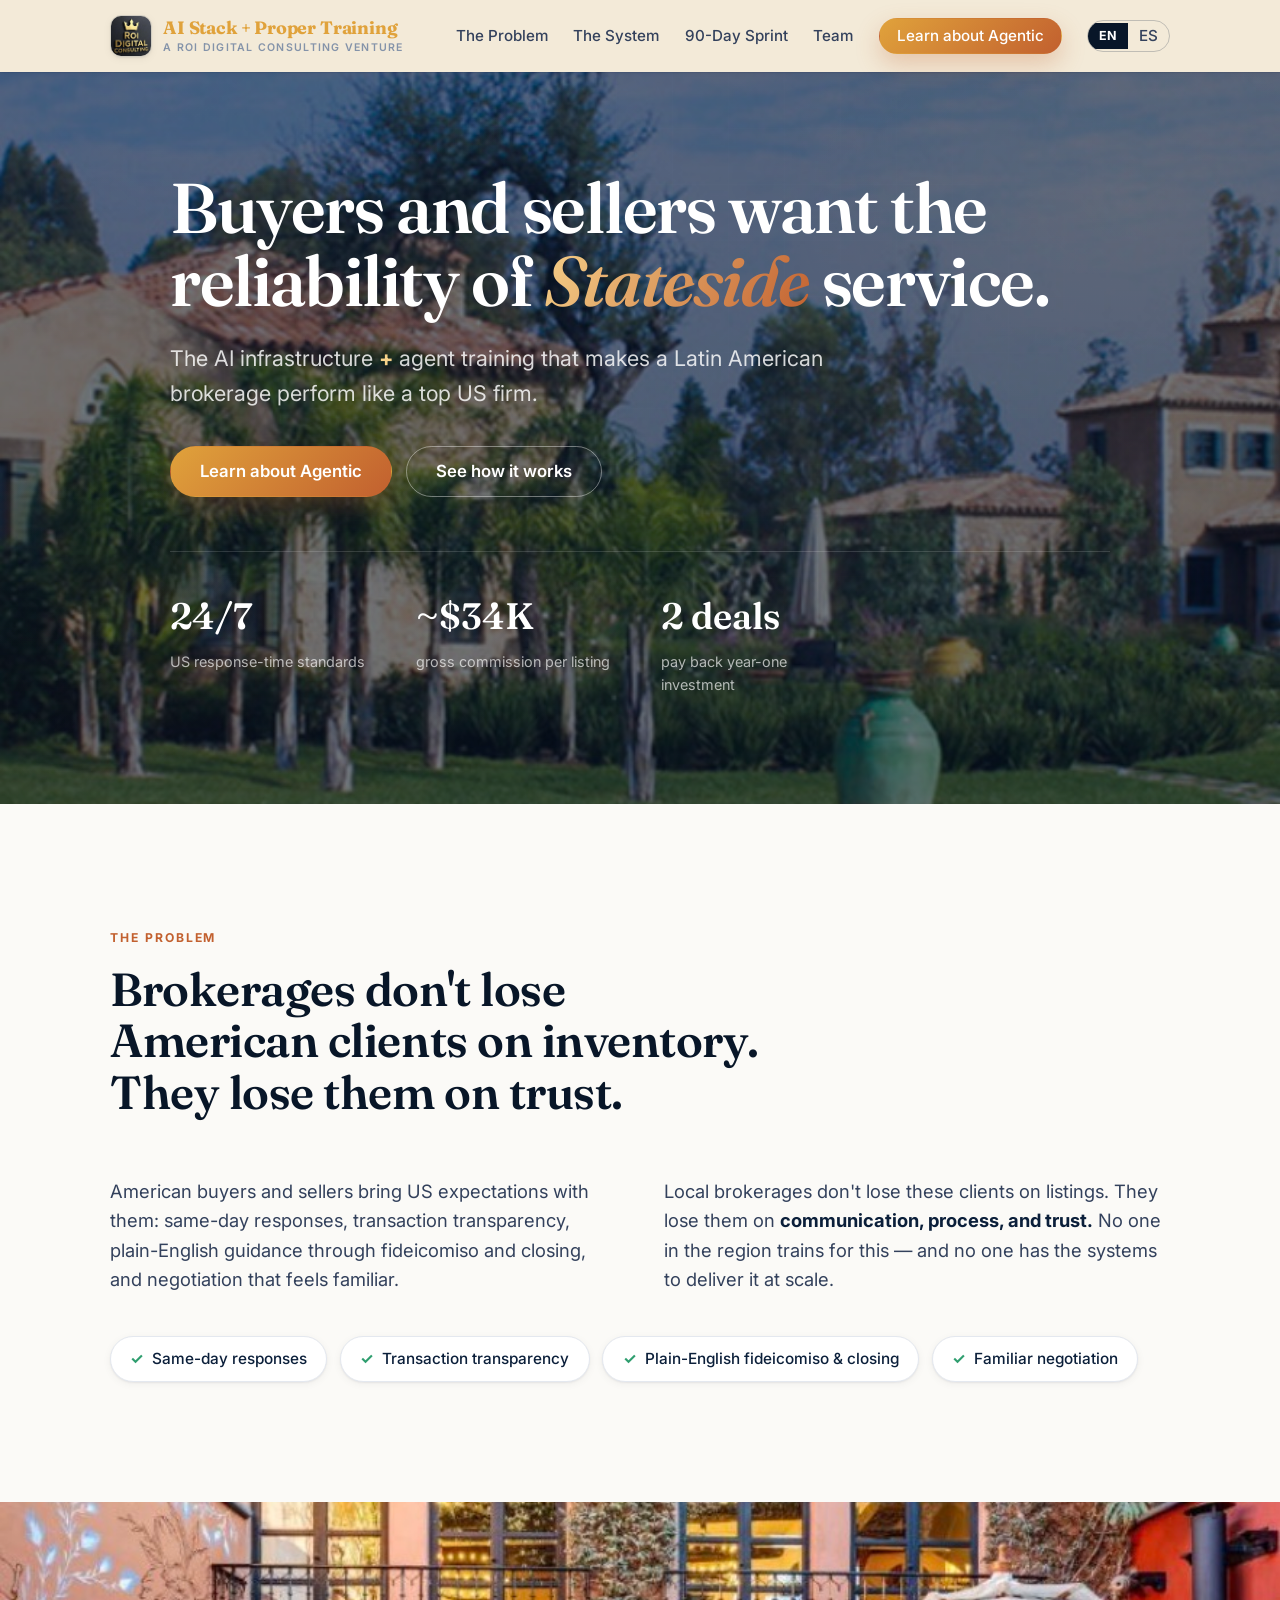
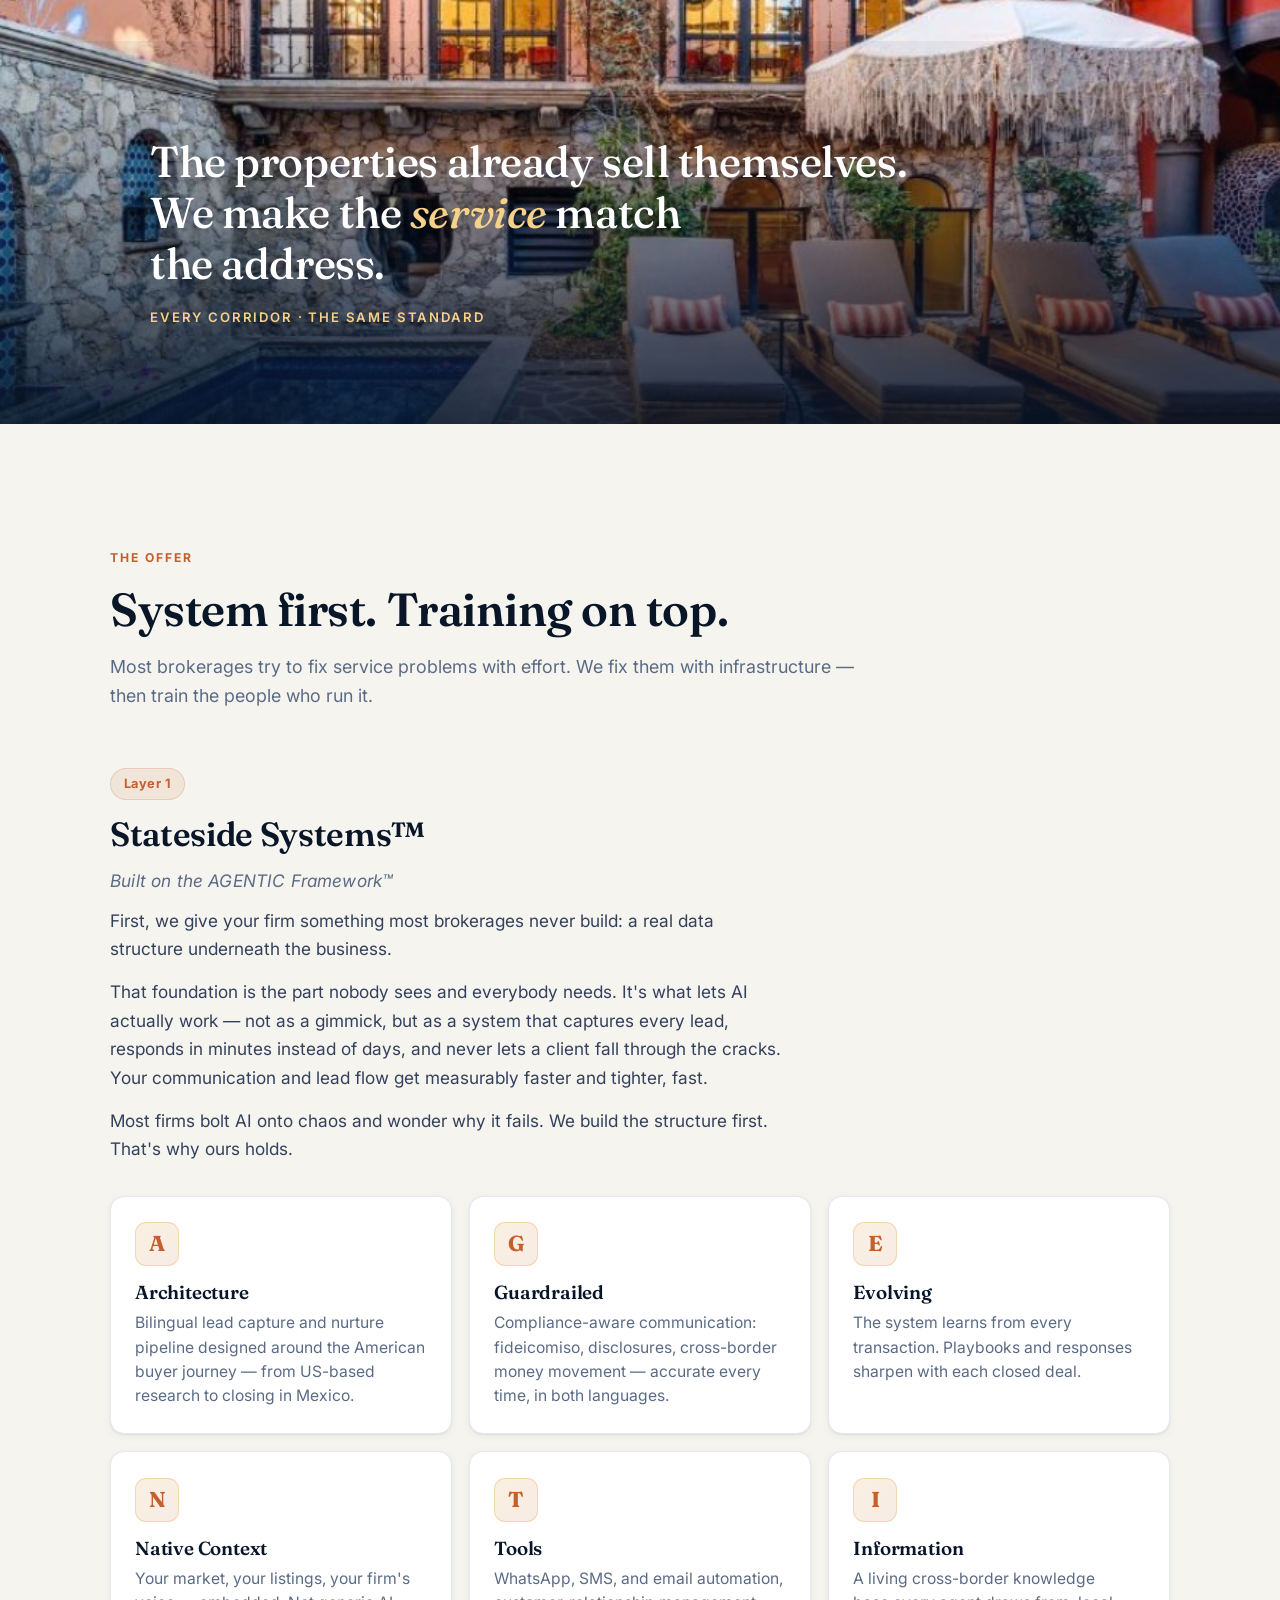
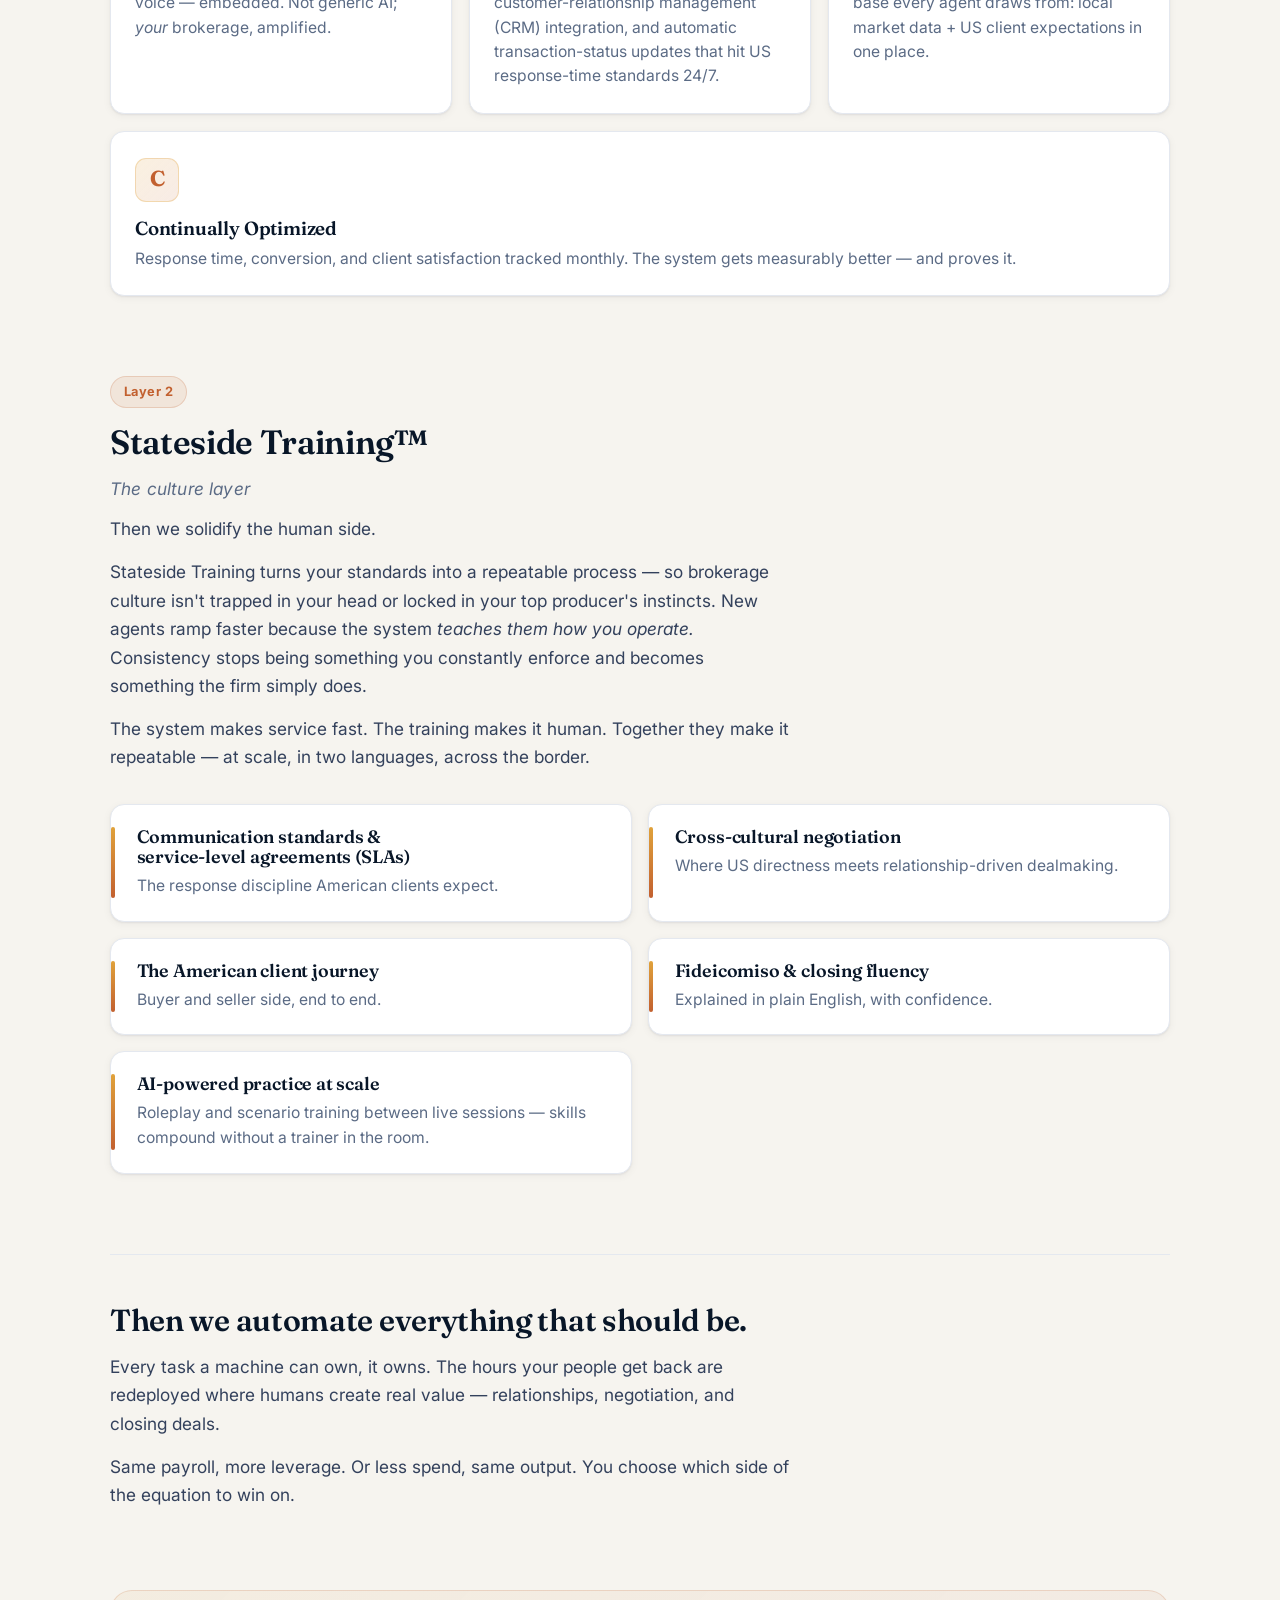
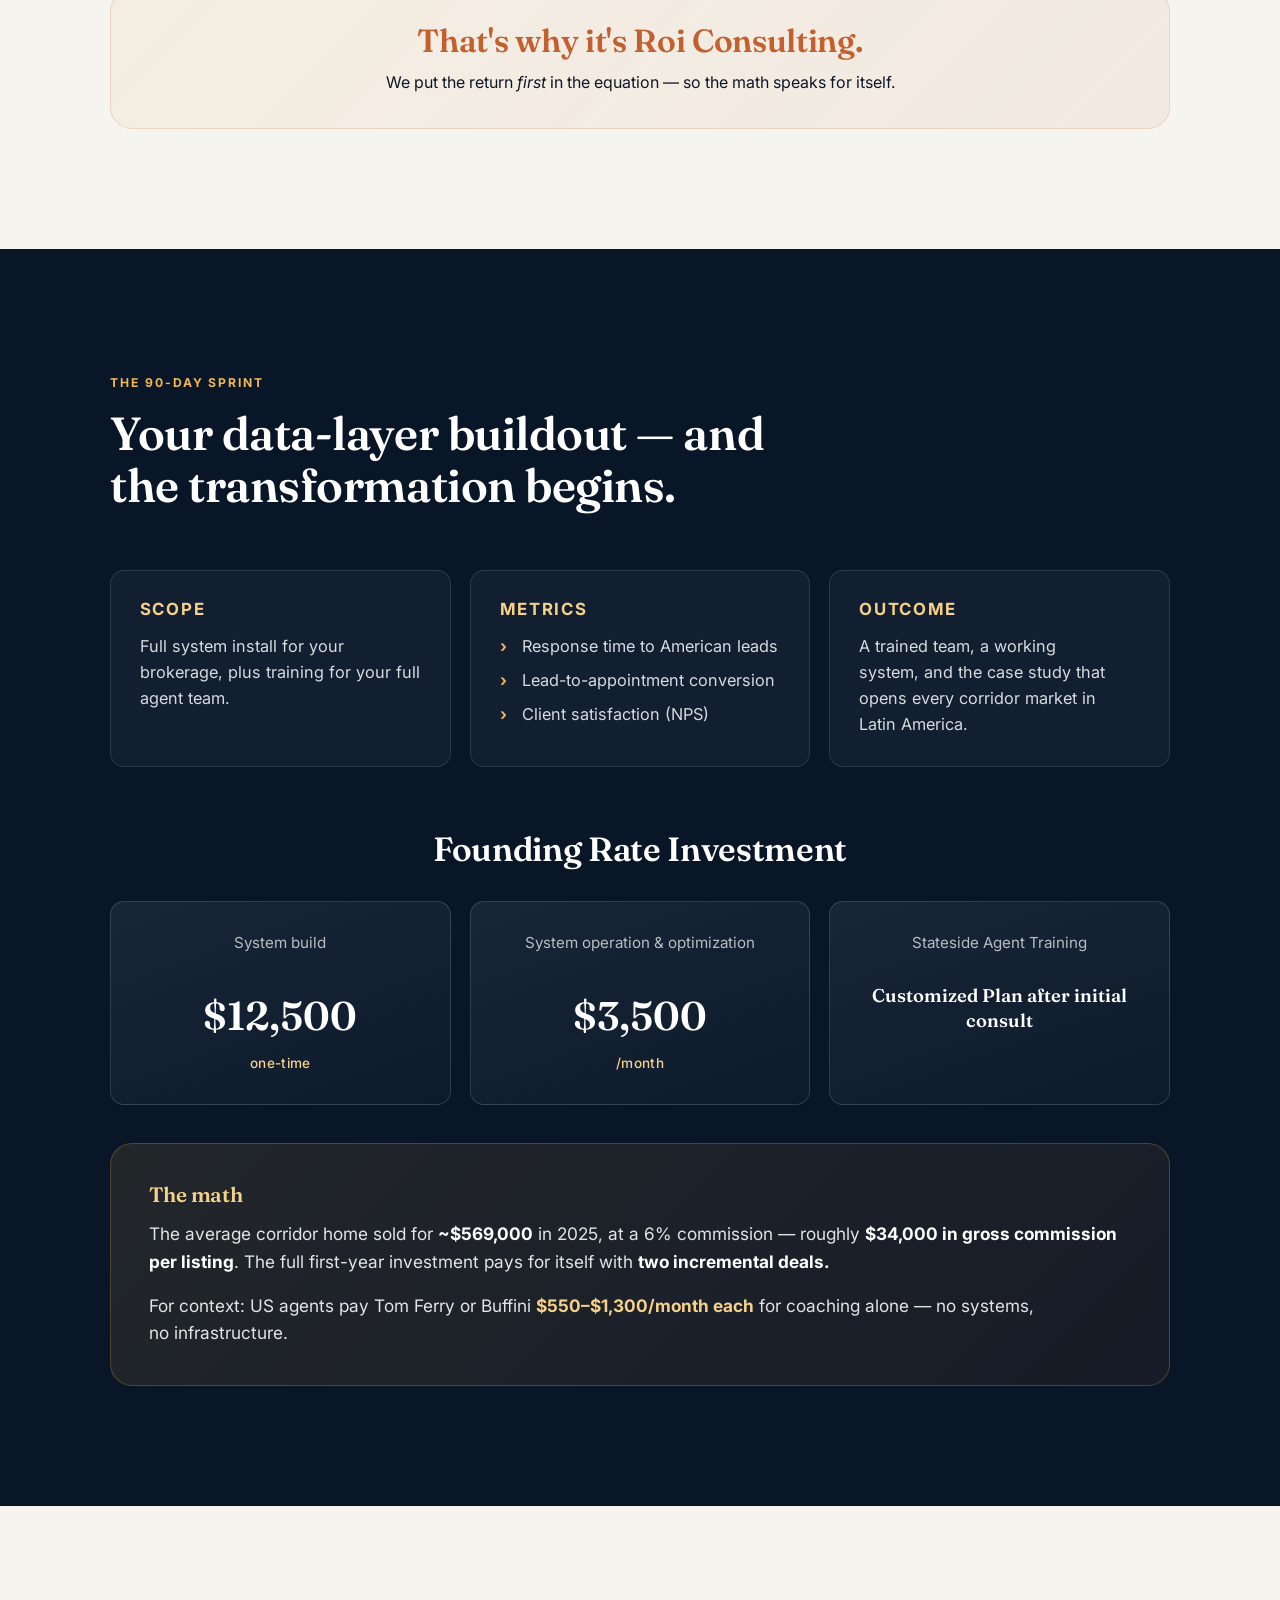
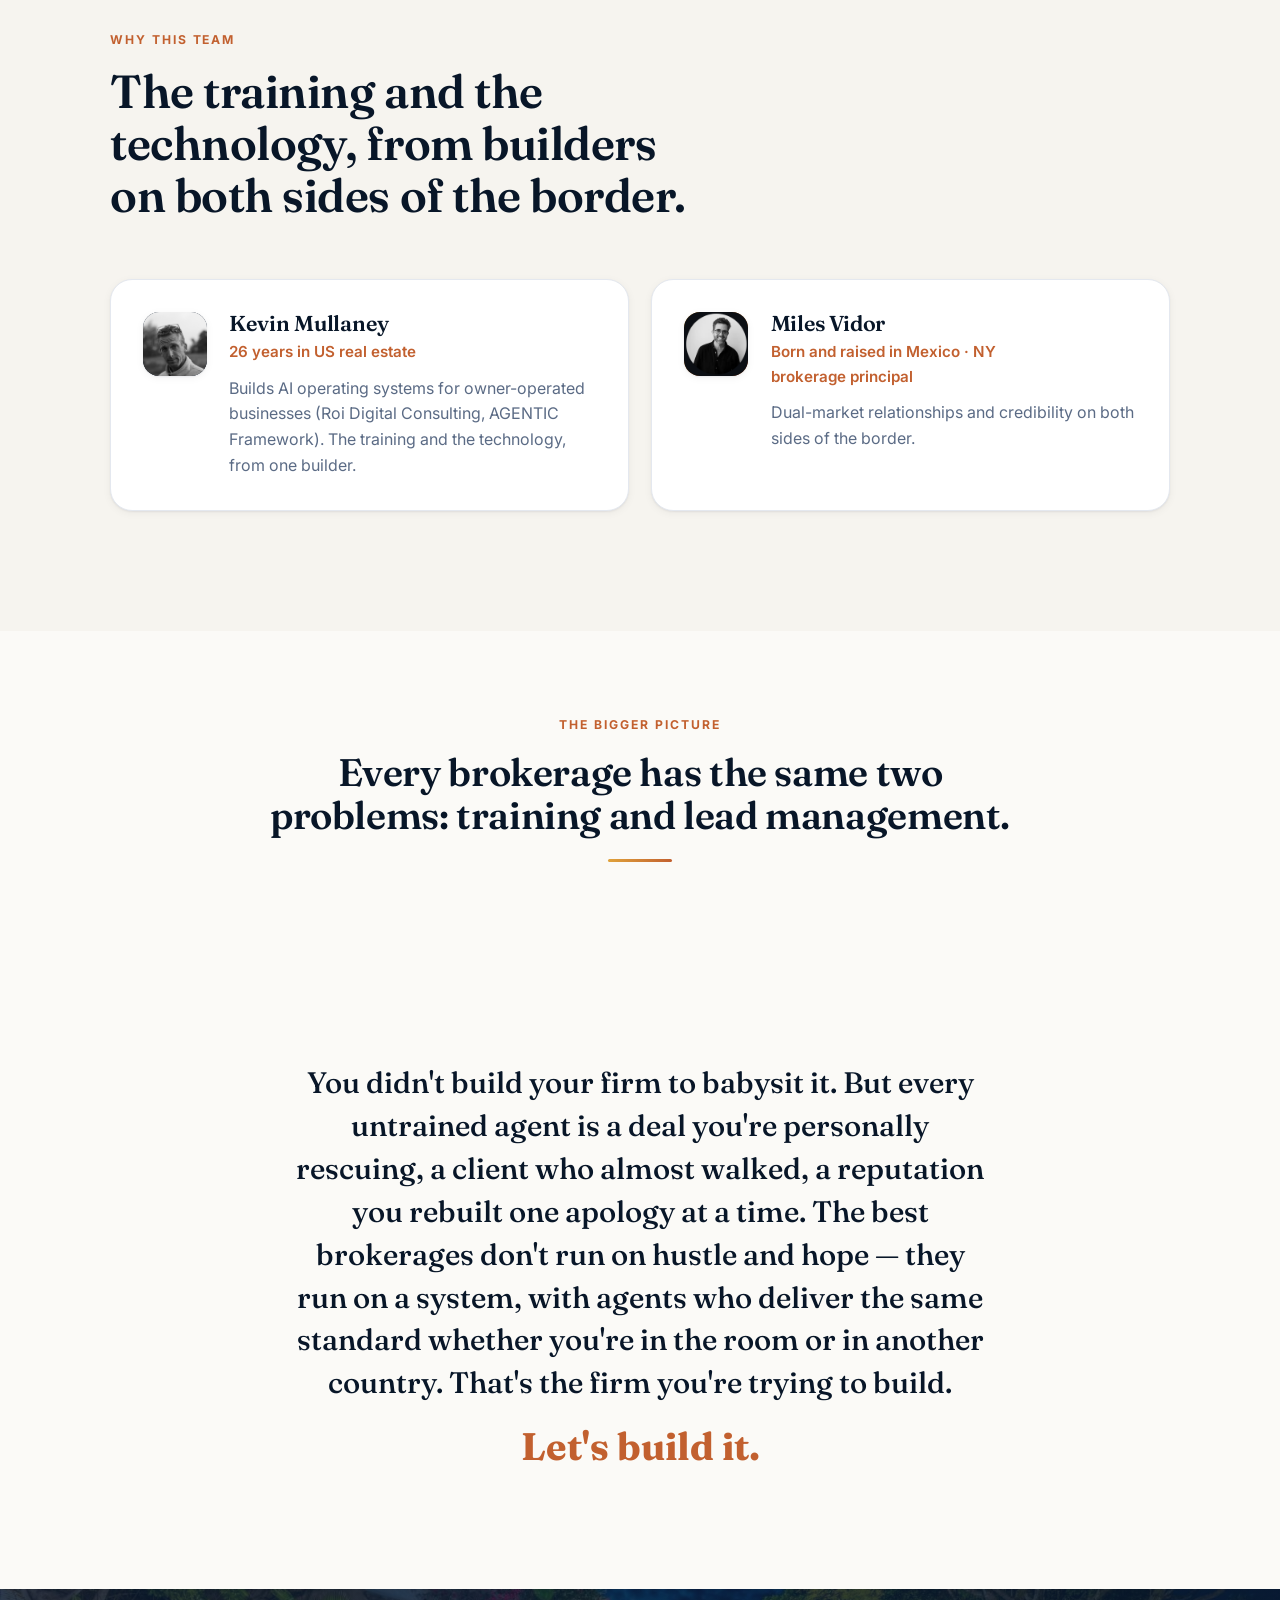
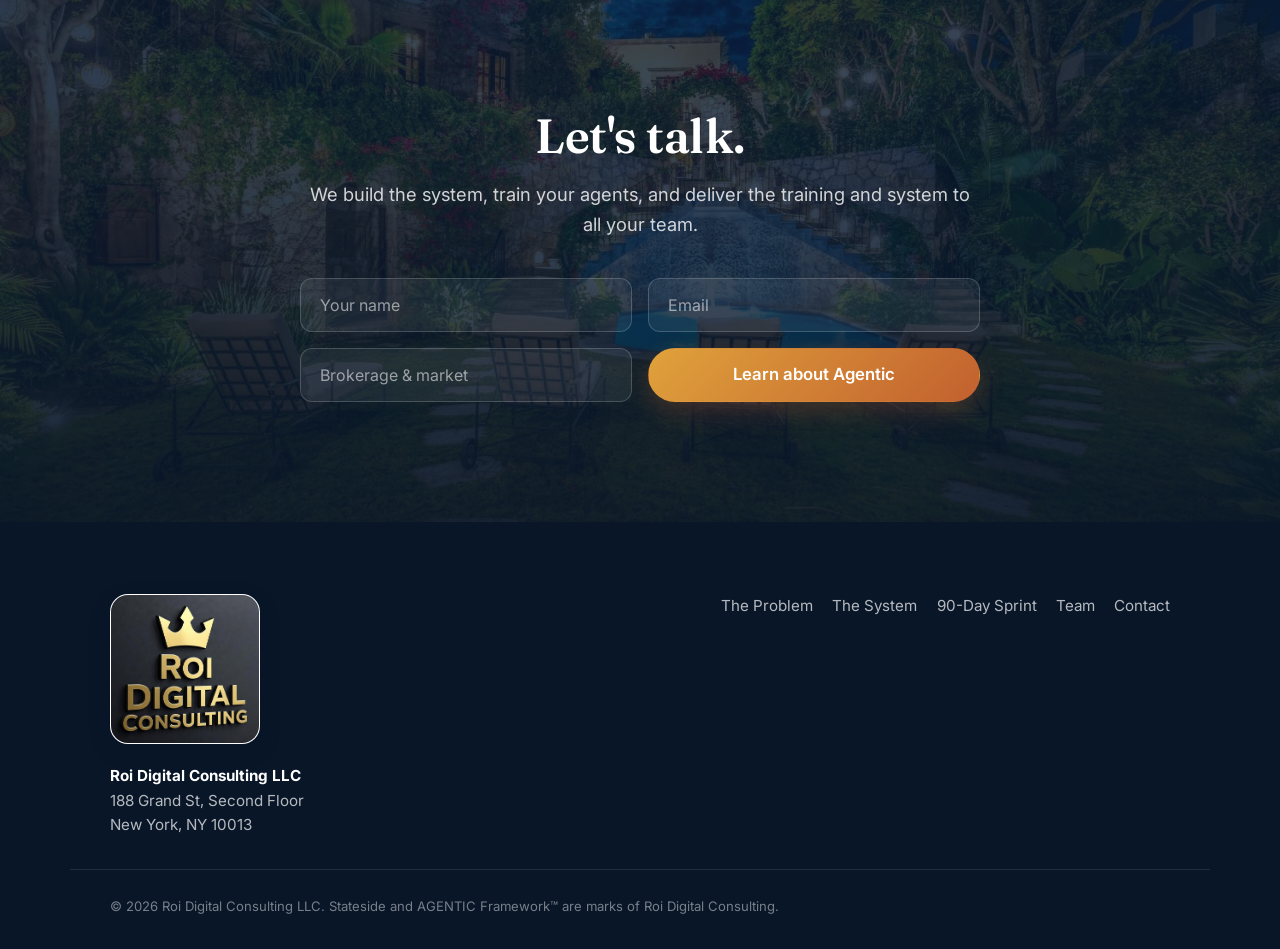
<file: index.html>
<!DOCTYPE html>
<html lang="en">
<head>
  <meta charset="UTF-8" />
  <meta name="viewport" content="width=device-width, initial-scale=1.0" />
  <script>
    history.scrollRestoration = "manual";
    /* Always open at the top — don't auto-jump to a hash left in the URL by prior navigation. */
    if (location.hash) history.replaceState(null, "", location.pathname + location.search);
  </script>
  <title>Stateside — US-grade real estate service, built for Latin America</title>
  <meta name="description" content="The AI infrastructure and agent training that makes a brokerage perform like a top US firm — a 90-day sprint to a US-grade client experience." />
  <meta name="theme-color" content="#0b1f3a" />
  <link rel="icon" type="image/jpeg" href="images/roi-logo.jpeg" />

  <!-- Open Graph / social -->
  <meta property="og:type" content="website" />
  <meta property="og:title" content="Stateside — US-grade real estate service, built for Latin America" />
  <meta property="og:description" content="The AI infrastructure and agent training that makes a brokerage perform like a top US firm — a 90-day sprint to a US-grade client experience." />
  <meta property="og:image" content="https://agenticsales.com/images/courtyard-home.jpeg" />
  <meta property="og:locale" content="en_US" />
  <meta property="og:locale:alternate" content="es_LA" />

  <link rel="preconnect" href="https://fonts.googleapis.com" />
  <link rel="preconnect" href="https://fonts.gstatic.com" crossorigin />
  <link href="https://fonts.googleapis.com/css2?family=Fraunces:opsz,wght@9..144,400;9..144,500;9..144,600;9..144,700&family=Inter:wght@400;500;600;700&display=swap" rel="stylesheet" />
  <link rel="stylesheet" href="styles.css" />
  <meta property="og:url" content="https://agenticsales.com/" />
  <link rel="canonical" href="https://agenticsales.com/" />
  <link rel="alternate" hreflang="en" href="https://agenticsales.com/" />
  <link rel="alternate" hreflang="es" href="https://agenticsales.com/es/" />
  <link rel="alternate" hreflang="x-default" href="https://agenticsales.com/" />
</head>
<body>
  <a class="skip-link" href="#main">Skip to content</a>

  <!-- ===== Header ===== -->
  <header class="site-header" id="site-header">
    <div class="container header-inner">
      <a href="#top" class="brand" aria-label="AI Stack + Proper Training — a Roi Digital Consulting venture">
        <span class="brand-mark" aria-hidden="true"><img src="images/roi-logo.jpeg" alt="" /></span>
        <span class="brand-text">
          <span class="brand-name">AI Stack + Proper Training</span>
          <span class="brand-by">a Roi Digital Consulting venture</span>
        </span>
      </a>
      <nav class="nav" aria-label="Primary">
        <a href="#problem">The Problem</a>
        <a href="#offer">The System</a>
        <a href="#pilot">90-Day Sprint</a>
        <a href="#team">Team</a>
        <a href="#contact" class="btn btn-sm btn-primary nav-cta">Learn about Agentic</a>
        <div class="lang-toggle" role="group" aria-label="Language / Idioma">
          <span class="lang-btn" aria-current="true">EN</span>
          <a class="lang-btn" href="es/">ES</a>
        </div>
      </nav>
      <button class="nav-toggle" aria-label="Open menu" aria-expanded="false" aria-controls="mobile-nav">
        <span></span><span></span><span></span>
      </button>
    </div>
    <div class="mobile-nav" id="mobile-nav" hidden>
      <a href="#problem">The Problem</a>
      <a href="#offer">The System</a>
      <a href="#pilot">90-Day Sprint</a>
      <a href="#team">Team</a>
      <a href="#contact" class="btn btn-primary">Learn about Agentic</a>
      <div class="lang-toggle" role="group" aria-label="Language / Idioma">
        <span class="lang-btn" aria-current="true">EN</span>
        <a class="lang-btn" href="es/">ES</a>
      </div>
    </div>
  </header>

  <main id="main">
    <!-- ===== Hero ===== -->
    <section class="hero" id="top">
      <div class="hero-bg" aria-hidden="true">
        <img src="images/estate-hero.jpeg" alt="" class="hero-photo" loading="eager" fetchpriority="high" />
      </div>
      <div class="container hero-inner">
        <h1 class="hero-title">Buyers and sellers want the reliability of <span class="accent">Stateside</span> service.</h1>
        <p class="hero-sub">The AI infrastructure <strong>+</strong> agent training that makes a Latin American brokerage perform like a top US firm.</p>
        <div class="hero-cta">
          <a href="#contact" class="btn btn-primary btn-lg">Learn about Agentic</a>
          <a href="#offer" class="btn btn-ghost btn-lg">See how it works</a>
        </div>
        <ul class="hero-stats" aria-label="Key figures">
          <li><span class="stat-num">24/7</span><span class="stat-label">US response-time standards</span></li>
          <li><span class="stat-num">~$34K</span><span class="stat-label">gross commission per listing</span></li>
          <li><span class="stat-num">2 deals</span><span class="stat-label">pay back year-one investment</span></li>
        </ul>
      </div>
    </section>

    <!-- ===== Problem ===== -->
    <section class="section problem" id="problem">
      <div class="container">
        <div class="section-head reveal">
          <span class="kicker">The Problem</span>
          <h2>Brokerages don't lose American clients on inventory. They lose them on trust.</h2>
        </div>
        <div class="problem-grid">
          <p class="problem-lead reveal">American buyers and sellers bring US expectations with them: same-day responses, transaction transparency, plain-English guidance through fideicomiso and closing, and negotiation that feels familiar.</p>
          <p class="problem-lead reveal">Local brokerages don't lose these clients on listings. They lose them on <strong>communication, process, and trust.</strong> No one in the region trains for this — and no one has the systems to deliver it at scale.</p>
        </div>
        <ul class="expectation-list reveal" aria-label="What American clients expect">
          <li>Same-day responses</li>
          <li>Transaction transparency</li>
          <li>Plain-English fideicomiso &amp; closing</li>
          <li>Familiar negotiation</li>
        </ul>
      </div>
    </section>

    <!-- ===== Showcase band ===== -->
    <section class="showcase" aria-label="Featured properties">
      <img src="images/courtyard-home.jpeg" alt="A restored colonial courtyard home with a pool" class="showcase-img" loading="lazy" />
      <div class="showcase-overlay">
        <div class="container">
          <blockquote class="reveal">
            <p>The properties already sell themselves. We make the <em>service</em> match the address.</p>
            <cite>Every corridor · the same standard</cite>
          </blockquote>
        </div>
      </div>
    </section>

    <!-- ===== Offer ===== -->
    <section class="section offer" id="offer">
      <div class="container">
        <div class="section-head reveal">
          <span class="kicker">The Offer</span>
          <h2><span class="nb">System first.</span> <span class="nb">Training on top.</span></h2>
          <p class="section-intro">Most brokerages try to fix service problems with effort. We fix them with infrastructure — then train the people who run it.</p>
        </div>

        <!-- Layer 1 -->
        <div class="layer reveal">
          <div class="layer-head">
            <span class="layer-tag">Layer 1</span>
            <h3>Stateside Systems™</h3>
            <p class="layer-subtitle">Built on the AGENTIC Framework™</p>
            <div class="layer-copy"><p>First, we give your firm something most brokerages never build: a real data structure underneath the business.</p><p>That foundation is the part nobody sees and everybody needs. It's what lets AI actually work — not as a gimmick, but as a system that captures every lead, responds in minutes instead of days, and never lets a client fall through the cracks. Your communication and lead flow get measurably faster and tighter, fast.</p><p>Most firms bolt AI onto chaos and wonder why it fails. We build the structure first. That's why ours holds.</p></div>
          </div>
          <div class="agentic-grid">
            <article class="agentic-card">
              <span class="agentic-letter">A</span>
              <h4>Architecture</h4>
              <p>Bilingual lead capture and nurture pipeline designed around the American buyer journey — from US-based research to closing in Mexico.</p>
            </article>
            <article class="agentic-card">
              <span class="agentic-letter">G</span>
              <h4>Guardrailed</h4>
              <p>Compliance-aware communication: fideicomiso, disclosures, cross-border money movement — accurate every time, in both languages.</p>
            </article>
            <article class="agentic-card">
              <span class="agentic-letter">E</span>
              <h4>Evolving</h4>
              <p>The system learns from every transaction. Playbooks and responses sharpen with each closed deal.</p>
            </article>
            <article class="agentic-card">
              <span class="agentic-letter">N</span>
              <h4>Native Context</h4>
              <p>Your market, your listings, your firm's voice — embedded. Not generic AI; <em>your</em> brokerage, amplified.</p>
            </article>
            <article class="agentic-card">
              <span class="agentic-letter">T</span>
              <h4>Tools</h4>
              <p>WhatsApp, SMS, and email automation, customer-relationship management (CRM) integration, and automatic transaction-status updates that hit US response-time standards 24/7.</p>
            </article>
            <article class="agentic-card">
              <span class="agentic-letter">I</span>
              <h4>Information</h4>
              <p>A living cross-border knowledge base every agent draws from: local market data + US client expectations in one place.</p>
            </article>
            <article class="agentic-card agentic-card--wide">
              <span class="agentic-letter">C</span>
              <h4>Continually Optimized</h4>
              <p>Response time, conversion, and client satisfaction tracked monthly. The system gets measurably better — and proves it.</p>
            </article>
          </div>
        </div>

        <!-- Layer 2 -->
        <div class="layer reveal">
          <div class="layer-head">
            <span class="layer-tag">Layer 2</span>
            <h3>Stateside Training™</h3>
            <p class="layer-subtitle">The culture layer</p>
            <div class="layer-copy"><p>Then we solidify the human side.</p><p>Stateside Training turns your standards into a repeatable process — so brokerage culture isn't trapped in your head or locked in your top producer's instincts. New agents ramp faster because the system <em>teaches them how you operate.</em> Consistency stops being something you constantly enforce and becomes something the firm simply does.</p><p>The system makes service fast. The training makes it human. Together they make it repeatable — at scale, in two languages, across the border.</p></div>
          </div>
          <ul class="training-list">
            <li>
              <h4>Communication standards &amp; service-level agreements (SLAs)</h4>
              <p>The response discipline American clients expect.</p>
            </li>
            <li>
              <h4>Cross-cultural negotiation</h4>
              <p>Where US directness meets relationship-driven dealmaking.</p>
            </li>
            <li>
              <h4>The American client journey</h4>
              <p>Buyer and seller side, end to end.</p>
            </li>
            <li>
              <h4>Fideicomiso &amp; closing fluency</h4>
              <p>Explained in plain English, with confidence.</p>
            </li>
            <li>
              <h4>AI-powered practice at scale</h4>
              <p>Roleplay and scenario training between live sessions — skills compound without a trainer in the room.</p>
            </li>
          </ul>
        </div>

        <div class="layer reveal offer-coda"><h3>Then we automate everything that should be.</h3><div class="layer-copy"><p>Every task a machine can own, it owns. The hours your people get back are redeployed where humans create real value — relationships, negotiation, and closing deals.</p><p>Same payroll, more leverage. Or less spend, same output. You choose which side of the equation to win on.</p></div></div>
        <div class="layer reveal offer-roi"><h3>That's why it's Roi Consulting.</h3><div class="layer-copy">We put the return <em>first</em> in the equation — so the math speaks for itself.</div></div>
      </div>
    </section>

    <!-- ===== 90-Day Sprint ===== -->
    <section class="section pilot" id="pilot">
      <div class="container">
        <div class="section-head reveal">
          <span class="kicker">The 90-Day Sprint</span>
          <h2>Your data-layer buildout — and the transformation begins.</h2>
        </div>

        <div class="pilot-grid">
          <article class="pilot-card reveal">
            <h3>Scope</h3>
            <p>Full system install for your brokerage, plus training for your full agent team.</p>
          </article>
          <article class="pilot-card reveal">
            <h3>Metrics</h3>
            <ul>
              <li>Response time to American leads</li>
              <li>Lead-to-appointment conversion</li>
              <li>Client satisfaction (NPS)</li>
            </ul>
          </article>
          <article class="pilot-card reveal">
            <h3>Outcome</h3>
            <p>A trained team, a working system, and the case study that opens every corridor market in Latin America.</p>
          </article>
        </div>

        <!-- Pricing -->
        <div class="pricing reveal">
          <div class="pricing-head">
            <h3>Founding Rate Investment</h3>
          </div>
          <div class="pricing-cards">
            <div class="price-card">
              <span class="price-label">System build</span>
              <span class="price-amount">$12,500<span class="price-unit">one-time</span></span>
            </div>
            <div class="price-card">
              <span class="price-label">System operation &amp; optimization</span>
              <span class="price-amount">$3,500<span class="price-unit">/month</span></span>
            </div>
            <div class="price-card">
              <span class="price-label">Stateside Agent Training</span>
              <span class="price-amount"><span class="price-custom">Customized Plan after initial consult</span></span>
            </div>
          </div>

          <div class="math reveal">
            <h4>The math</h4>
            <p>The average corridor home sold for <strong>~$569,000</strong> in 2025, at a 6% commission — roughly <strong>$34,000 in gross commission per listing</strong>. The full first-year investment pays for itself with <strong>two incremental deals.</strong></p>
            <p class="math-context">For context: US agents pay Tom Ferry or Buffini <strong>$550–$1,300/month each</strong> for coaching alone — no systems, no infrastructure.</p>
          </div>
        </div>
      </div>
    </section>

    <!-- ===== Team ===== -->
    <section class="section team" id="team">
      <div class="container">
        <div class="section-head reveal">
          <span class="kicker">Why This Team</span>
          <h2>The training and the technology, from builders on both sides of the border.</h2>
        </div>
        <div class="team-grid">
          <article class="team-card reveal">
            <div class="team-avatar team-avatar--photo">
              <img src="images/kevin-mullaney.jpeg" alt="Kevin Mullaney" loading="lazy" />
            </div>
            <div class="team-body">
              <h3>Kevin Mullaney</h3>
              <p class="team-role">26 years in US real estate</p>
              <p>Builds AI operating systems for owner-operated businesses (Roi Digital Consulting, AGENTIC Framework). The training and the technology, from one builder.</p>
            </div>
          </article>
          <article class="team-card reveal">
            <div class="team-avatar team-avatar--photo">
              <img src="images/milesheadshot.png" alt="Miles Vidor" loading="lazy"
                   data-fallbacks="images/milesheadshot.jpg,images/milesheadshot.jpeg,images/miles-vidor.jpeg"
                   onerror="var f=(this.dataset.fallbacks||'').split(',').filter(Boolean);if(f.length){this.dataset.fallbacks=f.slice(1).join(',');this.src=f[0];}else{var a=this.closest('.team-avatar');a.classList.remove('team-avatar--photo');a.textContent='M';}" />
            </div>
            <div class="team-body">
              <h3>Miles Vidor</h3>
              <p class="team-role">Born and raised in Mexico · NY brokerage principal</p>
              <p>Dual-market relationships and credibility on both sides of the border.</p>
            </div>
          </article>
        </div>
      </div>
    </section>

    <!-- ===== Where this goes ===== -->
    <section class="section corridor" id="corridor">
      <div class="container">
        <div class="section-head reveal">
          <span class="kicker">The Bigger Picture</span>
          <h2>Every brokerage has the same two problems: training and lead management.</h2>
        </div>
      </div>
    </section>

    <!-- ===== Manifesto ===== -->
    <section class="section manifesto">
      <div class="container manifesto-inner reveal">
        <p class="manifesto-body">You didn't build your firm to babysit it. But every untrained agent is a deal you're personally rescuing, a client who almost walked, a reputation you rebuilt one apology at a time. The best brokerages don't run on hustle and hope — they run on a system, with agents who deliver the same standard whether you're in the room or in another country. That's the firm you're trying to build.</p>
        <p class="manifesto-close">Let's build it.</p>
      </div>
    </section>

    <!-- ===== CTA / Contact ===== -->
    <section class="section cta" id="contact">
      <img src="images/twilight-estate.webp" alt="" class="cta-photo" loading="lazy" />
      <div class="container cta-inner reveal">
        <h2>Let's talk.</h2>
        <p>We build the system, train your agents, and deliver the training and system to all your team.</p>
        <form class="cta-form" data-endpoint="https://formspree.io/f/xdavyykk" method="post" novalidate>
          <div class="form-row">
            <label class="sr-only" for="name">Name</label>
            <input id="name" name="name" type="text" placeholder="Your name" autocomplete="name" required />
            <label class="sr-only" for="email">Email</label>
            <input id="email" name="email" type="email" placeholder="Email" autocomplete="email" required />
          </div>
          <div class="form-row">
            <label class="sr-only" for="brokerage">Brokerage &amp; market</label>
            <input id="brokerage" name="brokerage" type="text" placeholder="Brokerage &amp; market" />
            <button type="submit" class="btn btn-primary btn-lg">Learn about Agentic</button>
          </div>
          <p class="form-status" role="status" aria-live="polite" hidden></p>
        </form>
      </div>
    </section>
  </main>

  <!-- ===== Footer ===== -->
  <footer class="site-footer">
    <div class="container footer-inner">
      <div class="footer-brand">
        <span class="roi-logo">
          <img src="images/roi-logo.jpeg" alt="Roi Digital Consulting LLC" width="690" height="692" loading="lazy" />
        </span>
        <p><strong>Roi Digital Consulting LLC</strong><br />188 Grand St, Second Floor<br />New York, NY 10013</p>
      </div>
      <nav class="footer-nav" aria-label="Footer">
        <a href="#problem">The Problem</a>
        <a href="#offer">The System</a>
        <a href="#pilot">90-Day Sprint</a>
        <a href="#team">Team</a>
        <a href="#contact">Contact</a>
      </nav>
    </div>
    <div class="container footer-legal">
      <span>© <span id="year"></span> Roi Digital Consulting LLC. Stateside and AGENTIC Framework™ are marks of Roi Digital Consulting.</span>
    </div>
  </footer>

  <script>window.FORM_MSGS={"thanks":"Thanks — we'll be in touch shortly.","invalid":"Please enter a valid email so we can reach you.","sending":"Sending…","error":"Something went wrong — please try again."};</script>
  <script src="script.js"></script>
</body>
</html>
</file>
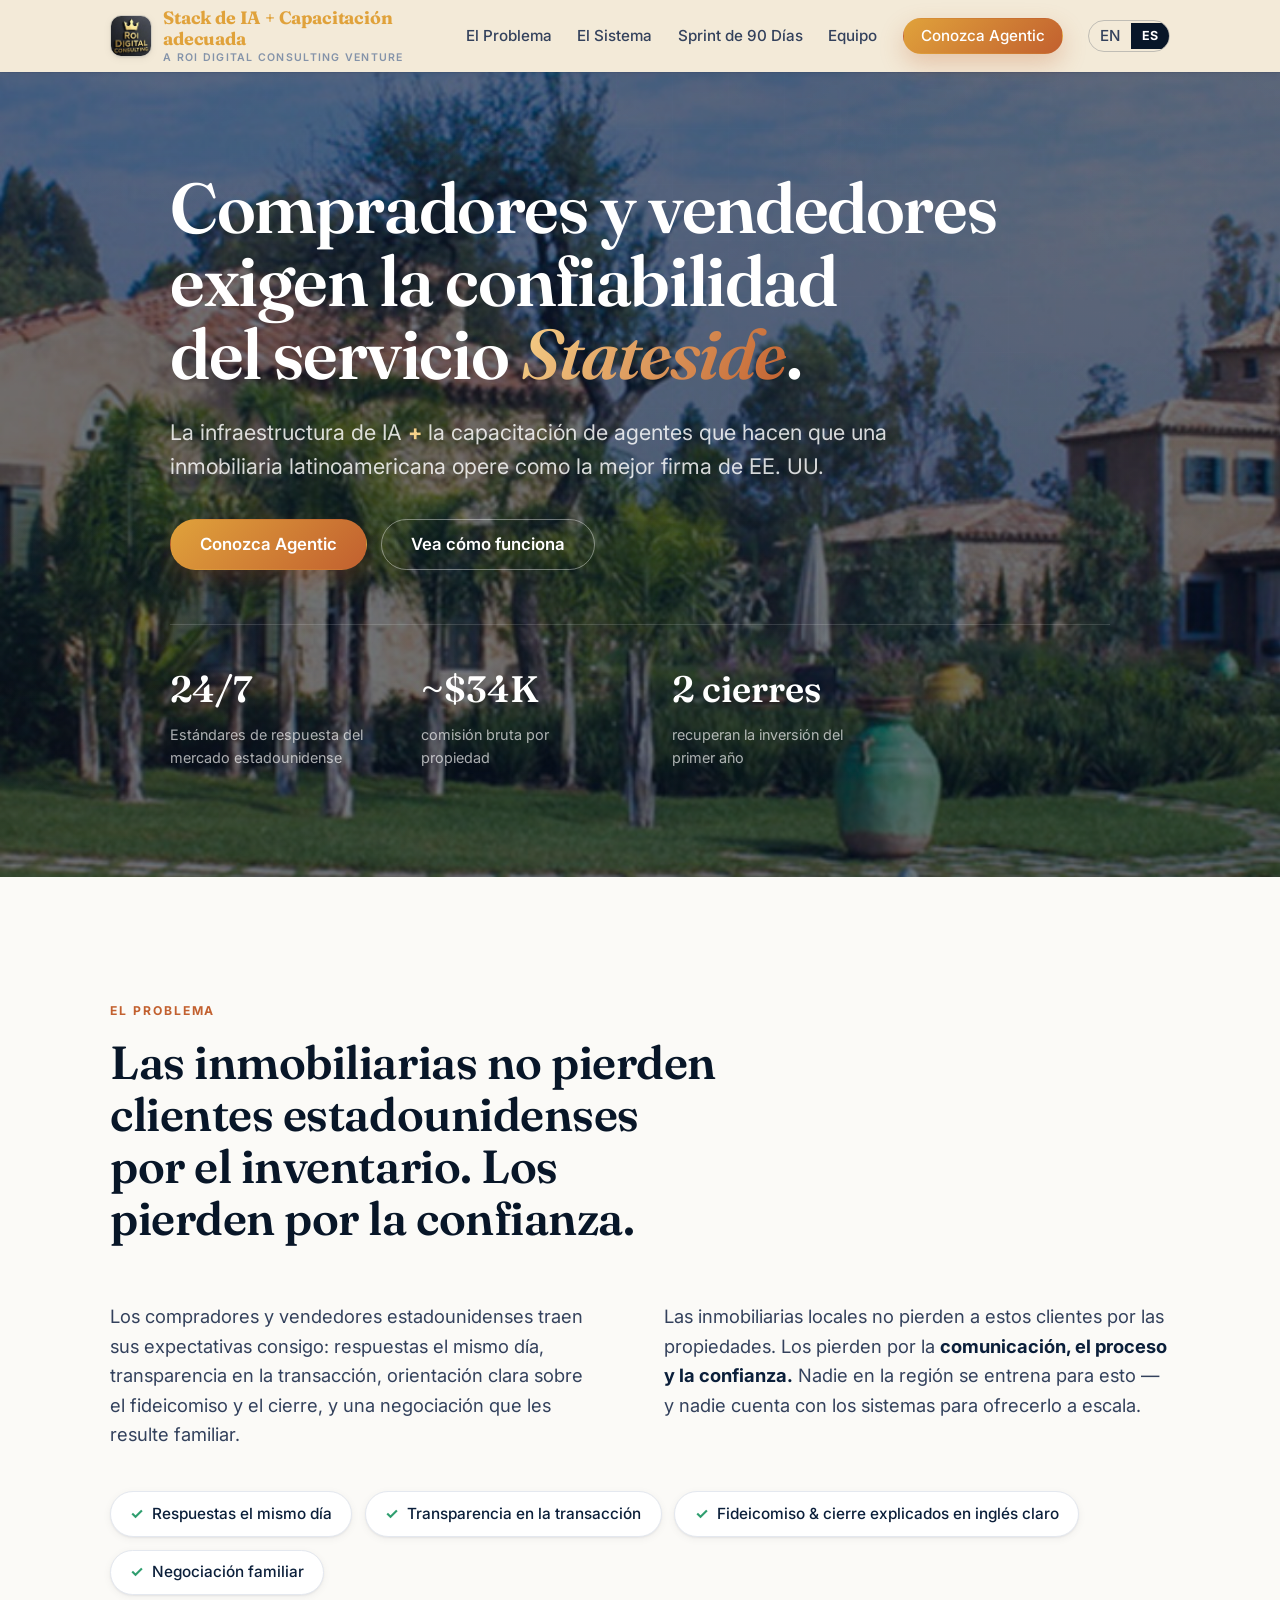
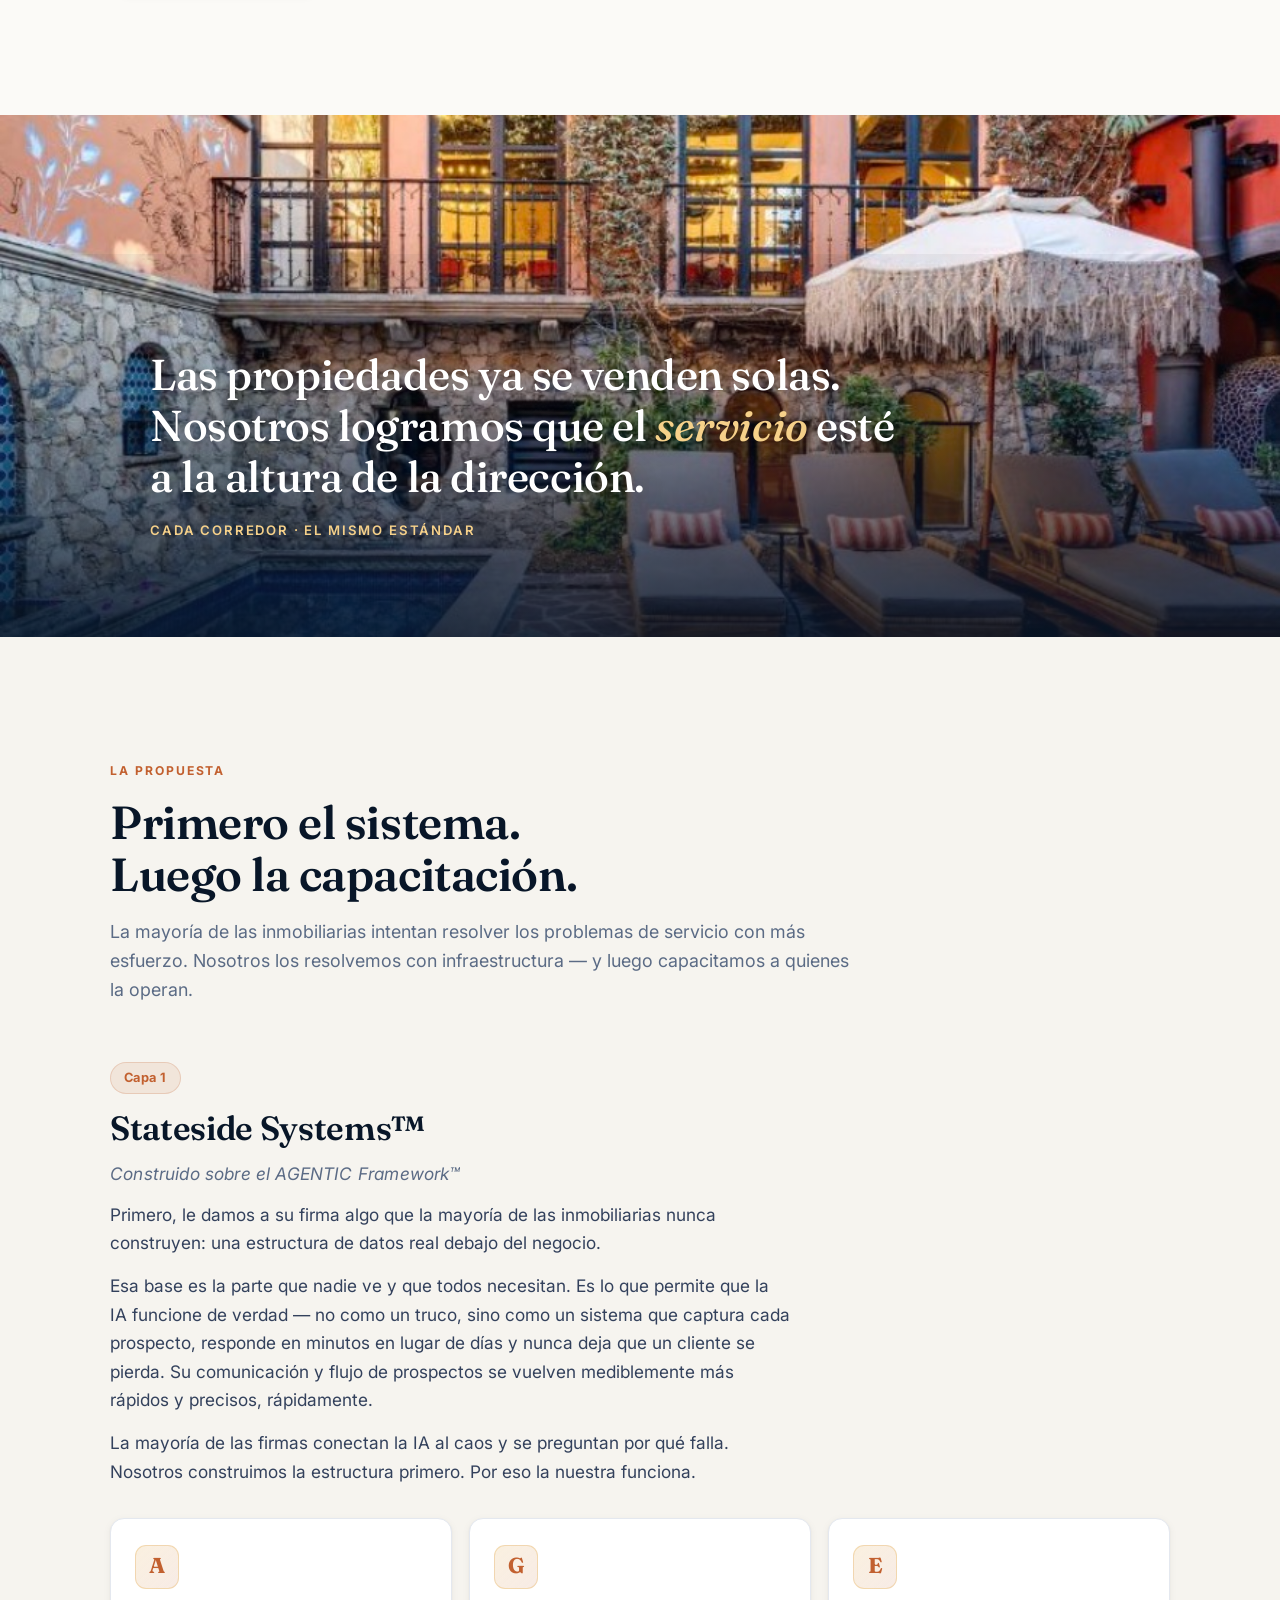
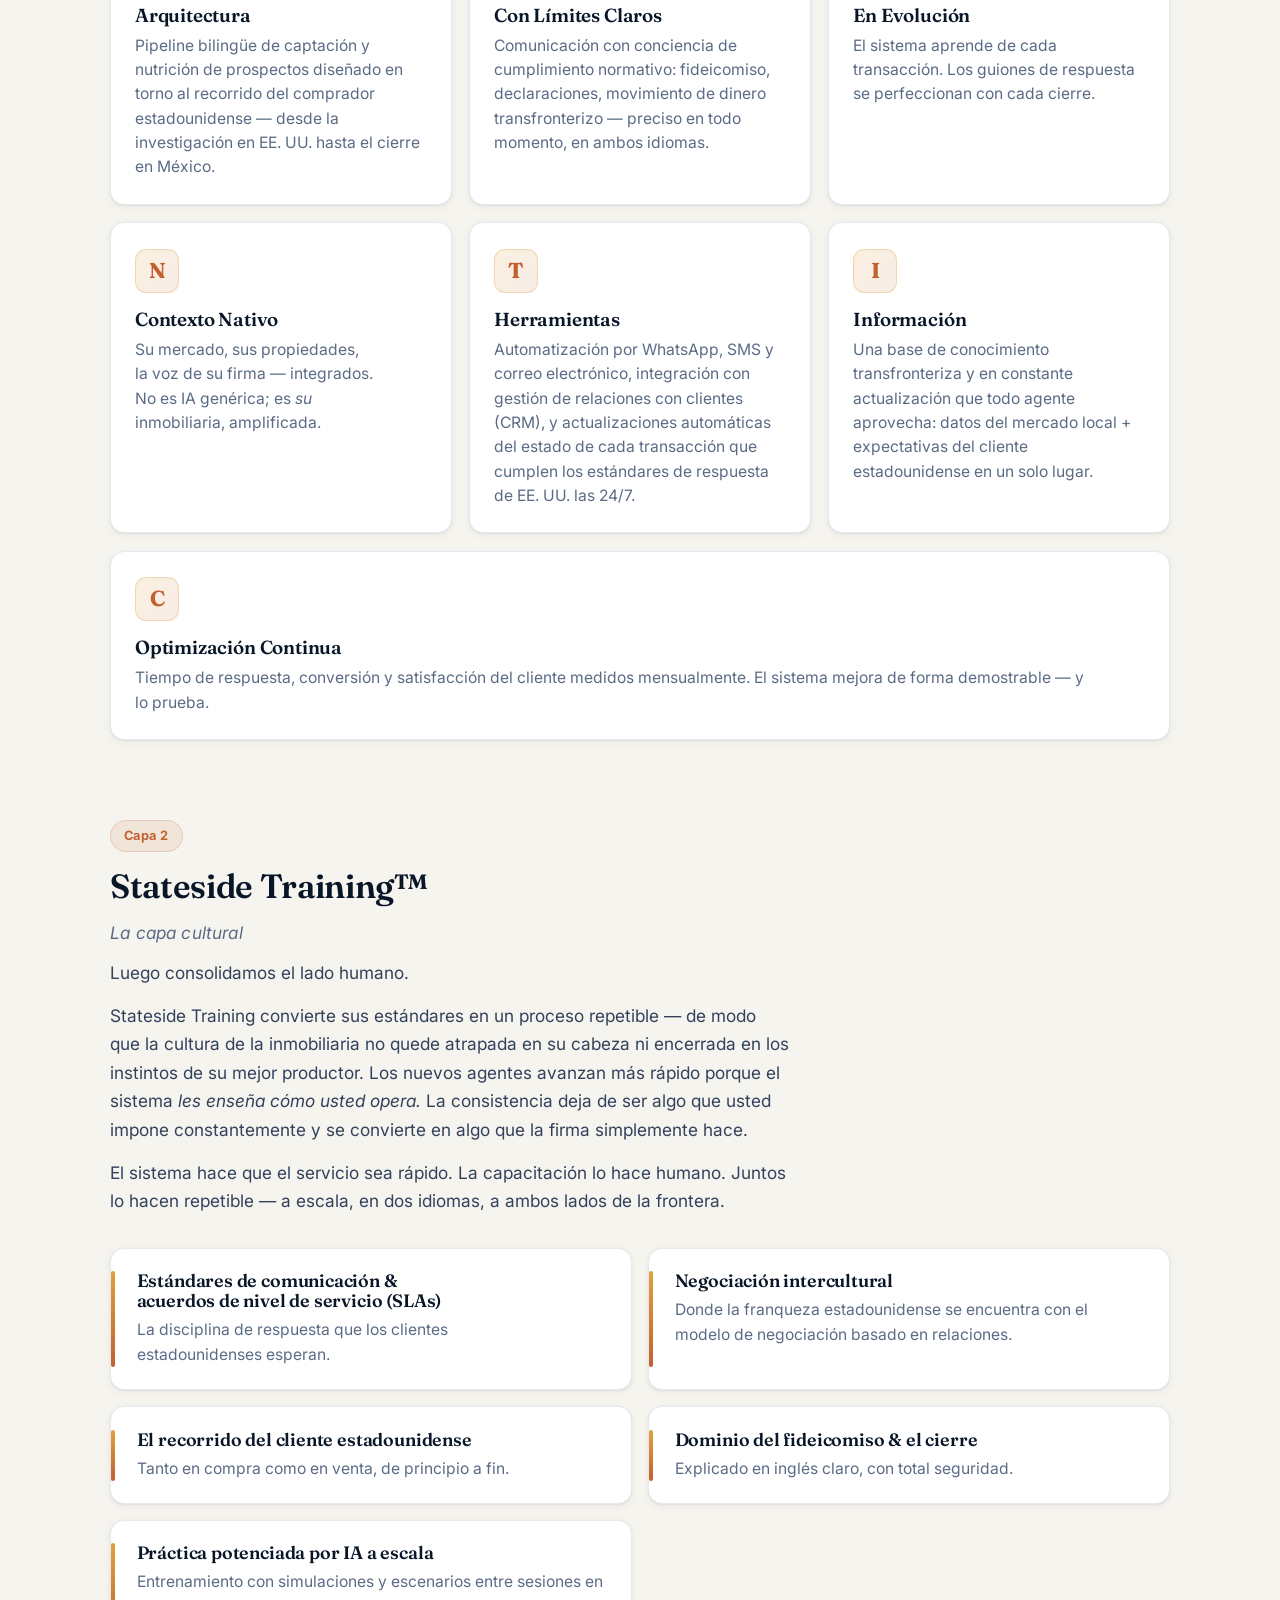
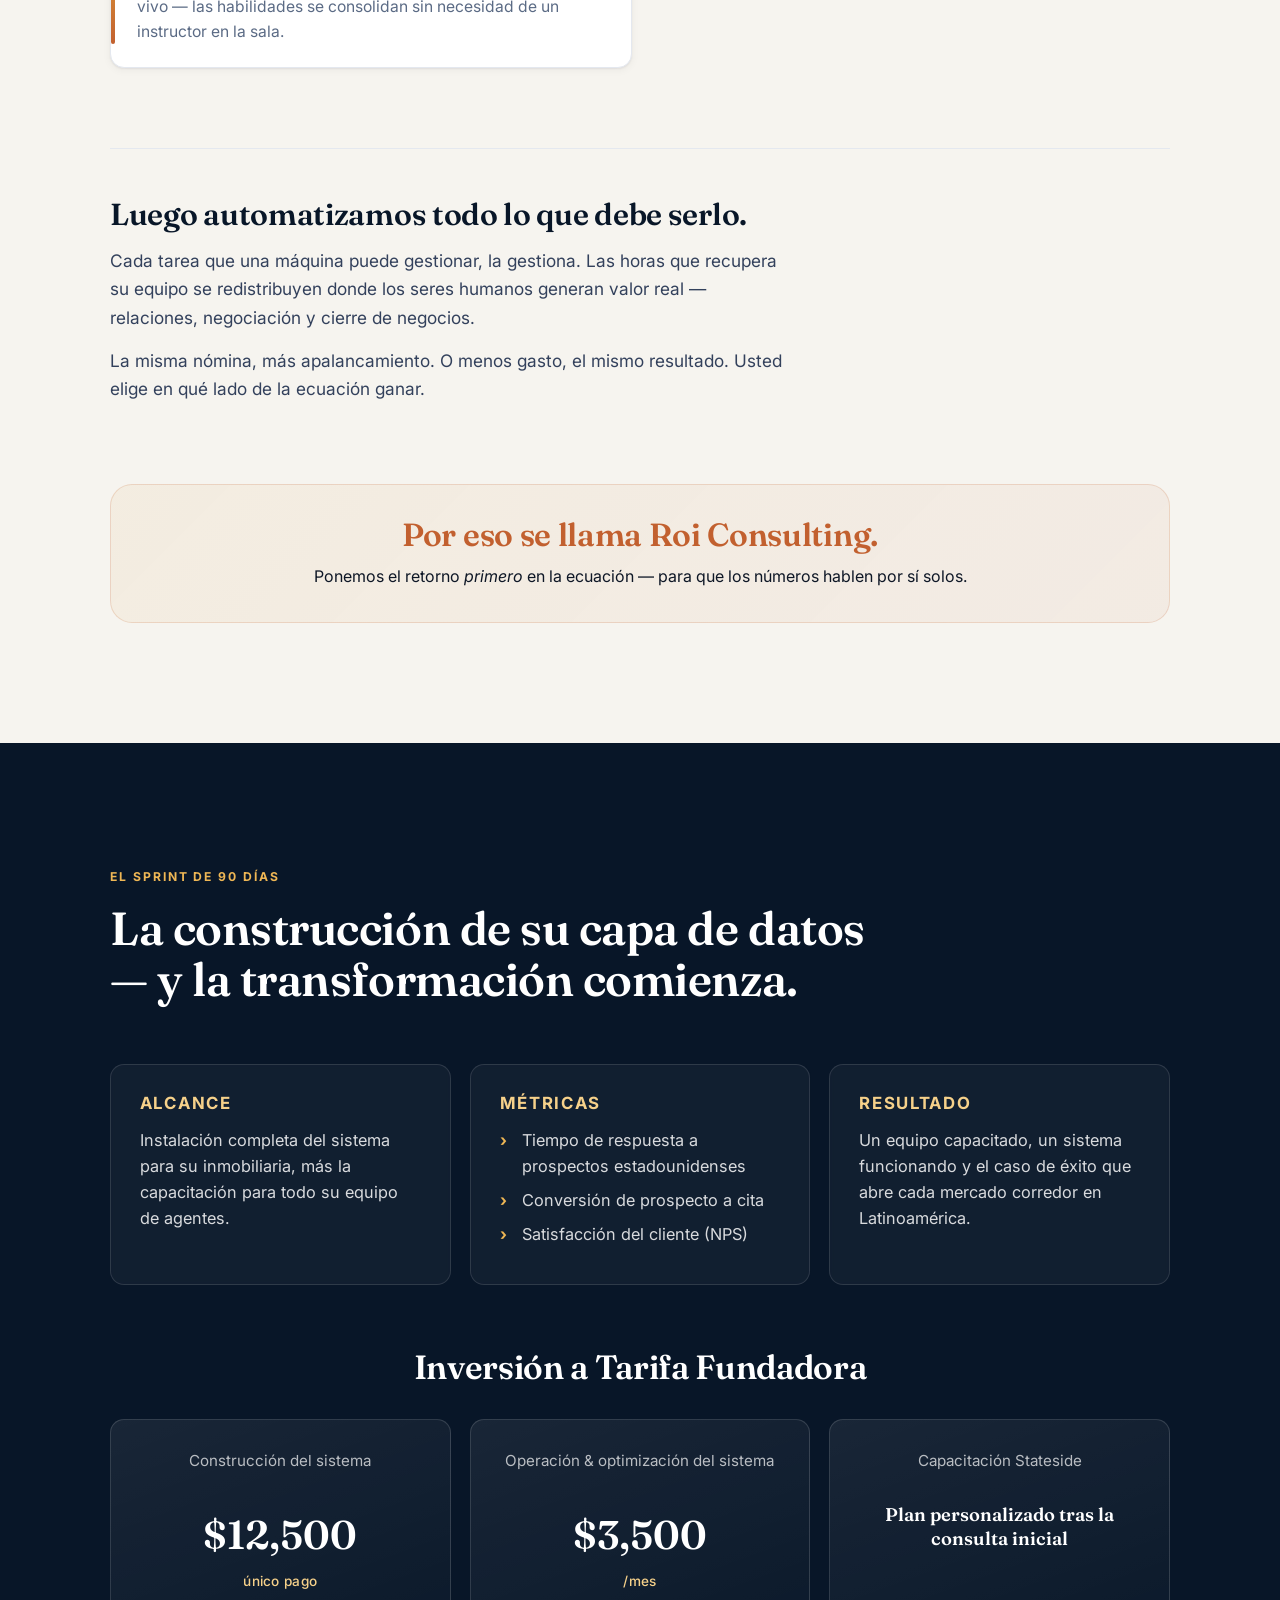
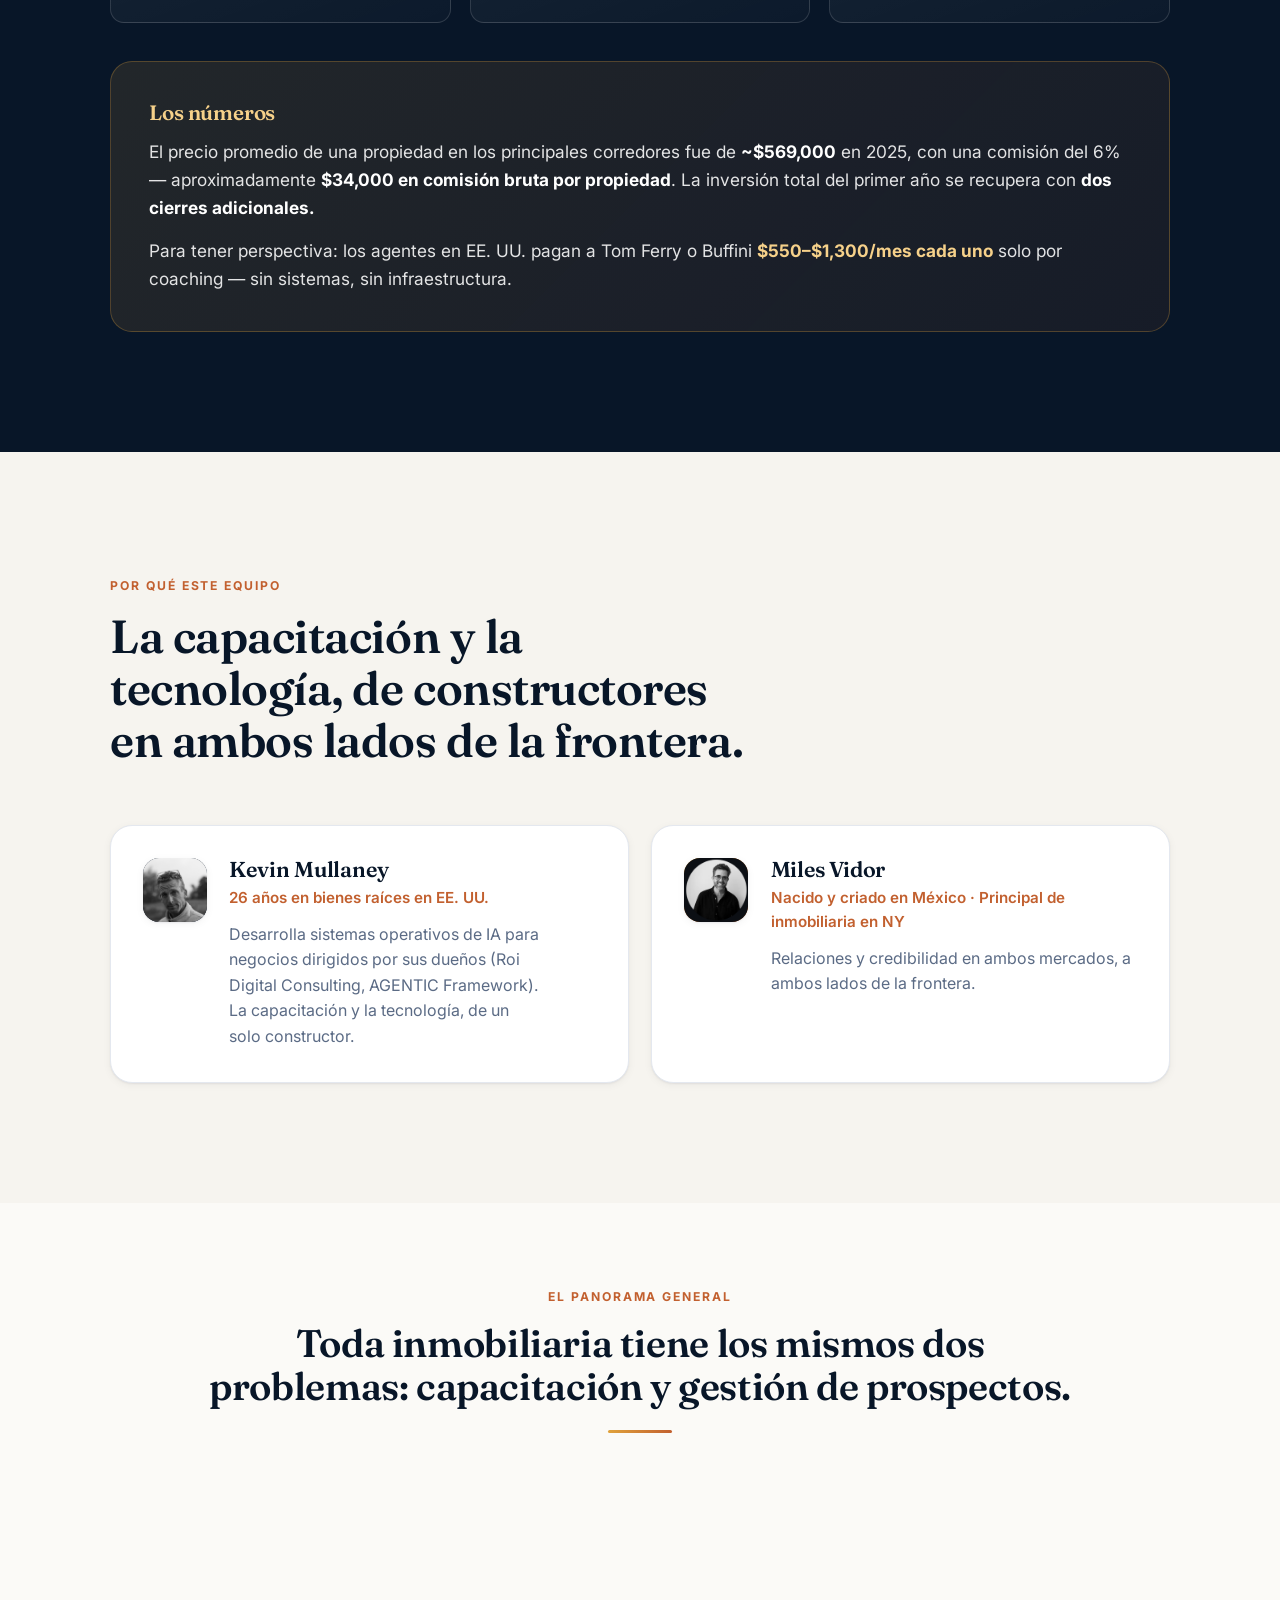
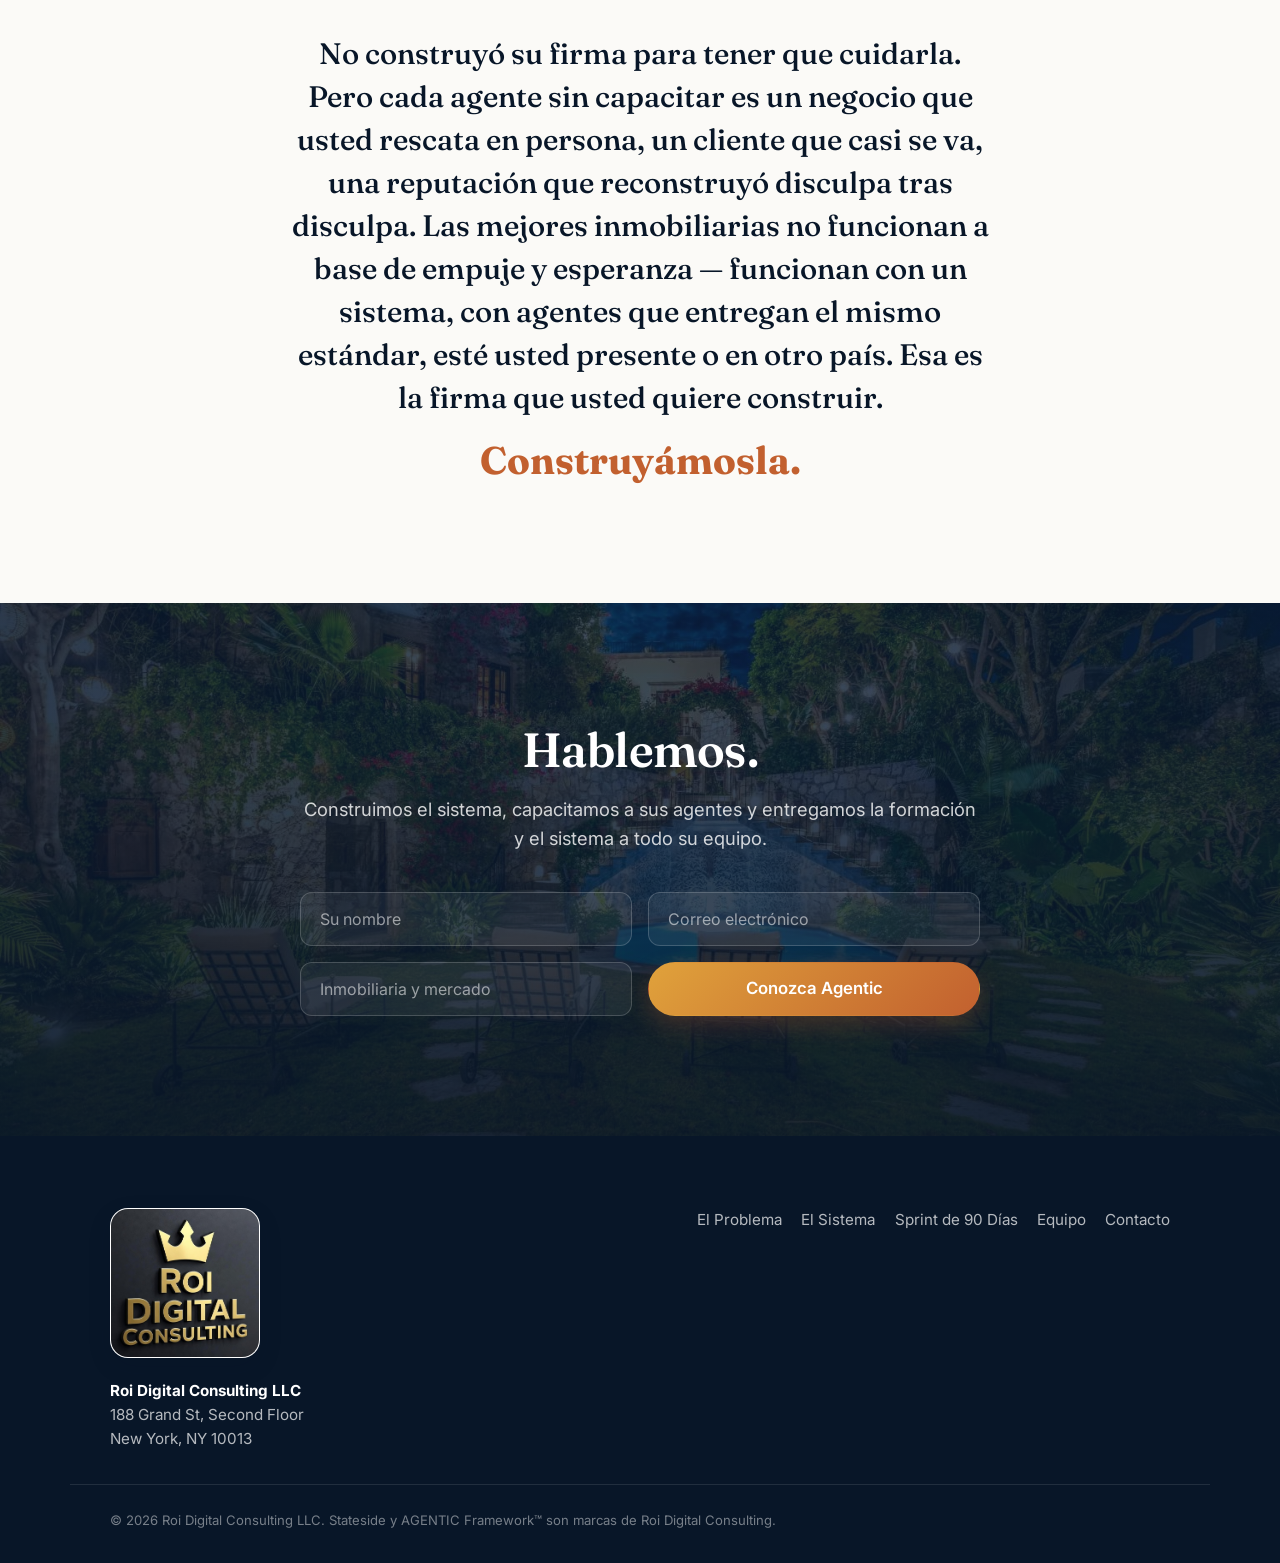
<file: es/index.html>
<!DOCTYPE html>
<html lang="es">
<head>
  <meta charset="UTF-8" />
  <meta name="viewport" content="width=device-width, initial-scale=1.0" />
  <script>
    history.scrollRestoration = "manual";
    /* Always open at the top — don't auto-jump to a hash left in the URL by prior navigation. */
    if (location.hash) history.replaceState(null, "", location.pathname + location.search);
  </script>
  <title>Stateside — Servicio inmobiliario de nivel estadounidense para Latinoamérica</title>
  <meta name="description" content="La infraestructura de IA y la capacitación de agentes que hacen que una inmobiliaria opere como la mejor firma de EE. UU. — un sprint de 90 días hacia una experiencia de cliente de nivel internacional." />
  <meta name="theme-color" content="#0b1f3a" />
  <link rel="icon" type="image/jpeg" href="../images/roi-logo.jpeg" />

  <!-- Open Graph / social -->
  <meta property="og:type" content="website" />
  <meta property="og:title" content="Stateside — Servicio inmobiliario de nivel estadounidense para Latinoamérica" />
  <meta property="og:description" content="La infraestructura de IA y la capacitación de agentes que hacen que una inmobiliaria opere como la mejor firma de EE. UU. — un sprint de 90 días hacia una experiencia de cliente de nivel internacional." />
  <meta property="og:image" content="https://agenticsales.com/images/courtyard-home.jpeg" />
  <meta property="og:locale" content="es_LA" />
  <meta property="og:locale:alternate" content="en_US" />

  <link rel="preconnect" href="https://fonts.googleapis.com" />
  <link rel="preconnect" href="https://fonts.gstatic.com" crossorigin />
  <link href="https://fonts.googleapis.com/css2?family=Fraunces:opsz,wght@9..144,400;9..144,500;9..144,600;9..144,700&family=Inter:wght@400;500;600;700&display=swap" rel="stylesheet" />
  <link rel="stylesheet" href="../styles.css" />
  <meta property="og:url" content="https://agenticsales.com/es/" />
  <link rel="canonical" href="https://agenticsales.com/es/" />
  <link rel="alternate" hreflang="en" href="https://agenticsales.com/" />
  <link rel="alternate" hreflang="es" href="https://agenticsales.com/es/" />
  <link rel="alternate" hreflang="x-default" href="https://agenticsales.com/" />
</head>
<body>
  <a class="skip-link" href="#main">Skip to content</a>

  <!-- ===== Header ===== -->
  <header class="site-header" id="site-header">
    <div class="container header-inner">
      <a href="#top" class="brand" aria-label="AI Stack + Proper Training — a Roi Digital Consulting venture">
        <span class="brand-mark" aria-hidden="true"><img src="../images/roi-logo.jpeg" alt="" /></span>
        <span class="brand-text">
          <span class="brand-name">Stack de IA + Capacitación adecuada</span>
          <span class="brand-by">a Roi Digital Consulting venture</span>
        </span>
      </a>
      <nav class="nav" aria-label="Primary">
        <a href="#problem">El Problema</a>
        <a href="#offer">El Sistema</a>
        <a href="#pilot">Sprint de 90 Días</a>
        <a href="#team">Equipo</a>
        <a href="#contact" class="btn btn-sm btn-primary nav-cta">Conozca Agentic</a>
        <div class="lang-toggle" role="group" aria-label="Language / Idioma">
          <a class="lang-btn" href="../">EN</a>
          <span class="lang-btn" aria-current="true">ES</span>
        </div>
      </nav>
      <button class="nav-toggle" aria-label="Open menu" aria-expanded="false" aria-controls="mobile-nav">
        <span></span><span></span><span></span>
      </button>
    </div>
    <div class="mobile-nav" id="mobile-nav" hidden>
      <a href="#problem">El Problema</a>
      <a href="#offer">El Sistema</a>
      <a href="#pilot">Sprint de 90 Días</a>
      <a href="#team">Equipo</a>
      <a href="#contact" class="btn btn-primary">Conozca Agentic</a>
      <div class="lang-toggle" role="group" aria-label="Language / Idioma">
        <a class="lang-btn" href="../">EN</a>
        <span class="lang-btn" aria-current="true">ES</span>
      </div>
    </div>
  </header>

  <main id="main">
    <!-- ===== Hero ===== -->
    <section class="hero" id="top">
      <div class="hero-bg" aria-hidden="true">
        <img src="../images/estate-hero.jpeg" alt="" class="hero-photo" loading="eager" fetchpriority="high" />
      </div>
      <div class="container hero-inner">
        <h1 class="hero-title">Compradores y vendedores exigen la confiabilidad del servicio <span class="accent">Stateside</span>.</h1>
        <p class="hero-sub">La infraestructura de IA <strong>+</strong> la capacitación de agentes que hacen que una inmobiliaria latinoamericana opere como la mejor firma de EE. UU.</p>
        <div class="hero-cta">
          <a href="#contact" class="btn btn-primary btn-lg">Conozca Agentic</a>
          <a href="#offer" class="btn btn-ghost btn-lg">Vea cómo funciona</a>
        </div>
        <ul class="hero-stats" aria-label="Key figures">
          <li><span class="stat-num">24/7</span><span class="stat-label">Estándares de respuesta del mercado estadounidense</span></li>
          <li><span class="stat-num">~$34K</span><span class="stat-label">comisión bruta por propiedad</span></li>
          <li><span class="stat-num">2 cierres</span><span class="stat-label">recuperan la inversión del primer año</span></li>
        </ul>
      </div>
    </section>

    <!-- ===== Problem ===== -->
    <section class="section problem" id="problem">
      <div class="container">
        <div class="section-head reveal">
          <span class="kicker">El Problema</span>
          <h2>Las inmobiliarias no pierden clientes estadounidenses por el inventario. Los pierden por la confianza.</h2>
        </div>
        <div class="problem-grid">
          <p class="problem-lead reveal">Los compradores y vendedores estadounidenses traen sus expectativas consigo: respuestas el mismo día, transparencia en la transacción, orientación clara sobre el fideicomiso y el cierre, y una negociación que les resulte familiar.</p>
          <p class="problem-lead reveal">Las inmobiliarias locales no pierden a estos clientes por las propiedades. Los pierden por la <strong>comunicación, el proceso y la confianza.</strong> Nadie en la región se entrena para esto — y nadie cuenta con los sistemas para ofrecerlo a escala.</p>
        </div>
        <ul class="expectation-list reveal" aria-label="What American clients expect">
          <li>Respuestas el mismo día</li>
          <li>Transparencia en la transacción</li>
          <li>Fideicomiso &amp; cierre explicados en inglés claro</li>
          <li>Negociación familiar</li>
        </ul>
      </div>
    </section>

    <!-- ===== Showcase band ===== -->
    <section class="showcase" aria-label="Featured properties">
      <img src="../images/courtyard-home.jpeg" alt="A restored colonial courtyard home with a pool" class="showcase-img" loading="lazy" />
      <div class="showcase-overlay">
        <div class="container">
          <blockquote class="reveal">
            <p>Las propiedades ya se venden solas. Nosotros logramos que el <em>servicio</em> esté a la altura de la dirección.</p>
            <cite>Cada corredor · el mismo estándar</cite>
          </blockquote>
        </div>
      </div>
    </section>

    <!-- ===== Offer ===== -->
    <section class="section offer" id="offer">
      <div class="container">
        <div class="section-head reveal">
          <span class="kicker">La Propuesta</span>
          <h2><span class="nb">Primero el sistema.</span> <span class="nb">Luego la capacitación.</span></h2>
          <p class="section-intro">La mayoría de las inmobiliarias intentan resolver los problemas de servicio con más esfuerzo. Nosotros los resolvemos con infraestructura — y luego capacitamos a quienes la operan.</p>
        </div>

        <!-- Layer 1 -->
        <div class="layer reveal">
          <div class="layer-head">
            <span class="layer-tag">Capa 1</span>
            <h3>Stateside Systems™</h3>
            <p class="layer-subtitle">Construido sobre el AGENTIC Framework™</p>
            <div class="layer-copy"><p>Primero, le damos a su firma algo que la mayoría de las inmobiliarias nunca construyen: una estructura de datos real debajo del negocio.</p><p>Esa base es la parte que nadie ve y que todos necesitan. Es lo que permite que la IA funcione de verdad — no como un truco, sino como un sistema que captura cada prospecto, responde en minutos en lugar de días y nunca deja que un cliente se pierda. Su comunicación y flujo de prospectos se vuelven mediblemente más rápidos y precisos, rápidamente.</p><p>La mayoría de las firmas conectan la IA al caos y se preguntan por qué falla. Nosotros construimos la estructura primero. Por eso la nuestra funciona.</p></div>
          </div>
          <div class="agentic-grid">
            <article class="agentic-card">
              <span class="agentic-letter">A</span>
              <h4>Arquitectura</h4>
              <p>Pipeline bilingüe de captación y nutrición de prospectos diseñado en torno al recorrido del comprador estadounidense — desde la investigación en EE. UU. hasta el cierre en México.</p>
            </article>
            <article class="agentic-card">
              <span class="agentic-letter">G</span>
              <h4>Con Límites Claros</h4>
              <p>Comunicación con conciencia de cumplimiento normativo: fideicomiso, declaraciones, movimiento de dinero transfronterizo — preciso en todo momento, en ambos idiomas.</p>
            </article>
            <article class="agentic-card">
              <span class="agentic-letter">E</span>
              <h4>En Evolución</h4>
              <p>El sistema aprende de cada transacción. Los guiones de respuesta se perfeccionan con cada cierre.</p>
            </article>
            <article class="agentic-card">
              <span class="agentic-letter">N</span>
              <h4>Contexto Nativo</h4>
              <p>Su mercado, sus propiedades, la voz de su firma — integrados. No es IA genérica; es <em>su</em> inmobiliaria, amplificada.</p>
            </article>
            <article class="agentic-card">
              <span class="agentic-letter">T</span>
              <h4>Herramientas</h4>
              <p>Automatización por WhatsApp, SMS y correo electrónico, integración con gestión de relaciones con clientes (CRM), y actualizaciones automáticas del estado de cada transacción que cumplen los estándares de respuesta de EE. UU. las 24/7.</p>
            </article>
            <article class="agentic-card">
              <span class="agentic-letter">I</span>
              <h4>Información</h4>
              <p>Una base de conocimiento transfronteriza y en constante actualización que todo agente aprovecha: datos del mercado local + expectativas del cliente estadounidense en un solo lugar.</p>
            </article>
            <article class="agentic-card agentic-card--wide">
              <span class="agentic-letter">C</span>
              <h4>Optimización Continua</h4>
              <p>Tiempo de respuesta, conversión y satisfacción del cliente medidos mensualmente. El sistema mejora de forma demostrable — y lo prueba.</p>
            </article>
          </div>
        </div>

        <!-- Layer 2 -->
        <div class="layer reveal">
          <div class="layer-head">
            <span class="layer-tag">Capa 2</span>
            <h3>Stateside Training™</h3>
            <p class="layer-subtitle">La capa cultural</p>
            <div class="layer-copy"><p>Luego consolidamos el lado humano.</p><p>Stateside Training convierte sus estándares en un proceso repetible — de modo que la cultura de la inmobiliaria no quede atrapada en su cabeza ni encerrada en los instintos de su mejor productor. Los nuevos agentes avanzan más rápido porque el sistema <em>les enseña cómo usted opera.</em> La consistencia deja de ser algo que usted impone constantemente y se convierte en algo que la firma simplemente hace.</p><p>El sistema hace que el servicio sea rápido. La capacitación lo hace humano. Juntos lo hacen repetible — a escala, en dos idiomas, a ambos lados de la frontera.</p></div>
          </div>
          <ul class="training-list">
            <li>
              <h4>Estándares de comunicación &amp; acuerdos de nivel de servicio (SLAs)</h4>
              <p>La disciplina de respuesta que los clientes estadounidenses esperan.</p>
            </li>
            <li>
              <h4>Negociación intercultural</h4>
              <p>Donde la franqueza estadounidense se encuentra con el modelo de negociación basado en relaciones.</p>
            </li>
            <li>
              <h4>El recorrido del cliente estadounidense</h4>
              <p>Tanto en compra como en venta, de principio a fin.</p>
            </li>
            <li>
              <h4>Dominio del fideicomiso &amp; el cierre</h4>
              <p>Explicado en inglés claro, con total seguridad.</p>
            </li>
            <li>
              <h4>Práctica potenciada por IA a escala</h4>
              <p>Entrenamiento con simulaciones y escenarios entre sesiones en vivo — las habilidades se consolidan sin necesidad de un instructor en la sala.</p>
            </li>
          </ul>
        </div>

        <div class="layer reveal offer-coda"><h3>Luego automatizamos todo lo que debe serlo.</h3><div class="layer-copy"><p>Cada tarea que una máquina puede gestionar, la gestiona. Las horas que recupera su equipo se redistribuyen donde los seres humanos generan valor real — relaciones, negociación y cierre de negocios.</p><p>La misma nómina, más apalancamiento. O menos gasto, el mismo resultado. Usted elige en qué lado de la ecuación ganar.</p></div></div>
        <div class="layer reveal offer-roi"><h3>Por eso se llama Roi Consulting.</h3><div class="layer-copy">Ponemos el retorno <em>primero</em> en la ecuación — para que los números hablen por sí solos.</div></div>
      </div>
    </section>

    <!-- ===== 90-Day Sprint ===== -->
    <section class="section pilot" id="pilot">
      <div class="container">
        <div class="section-head reveal">
          <span class="kicker">El Sprint de 90 Días</span>
          <h2>La construcción de su capa de datos — y la transformación comienza.</h2>
        </div>

        <div class="pilot-grid">
          <article class="pilot-card reveal">
            <h3>Alcance</h3>
            <p>Instalación completa del sistema para su inmobiliaria, más la capacitación para todo su equipo de agentes.</p>
          </article>
          <article class="pilot-card reveal">
            <h3>Métricas</h3>
            <ul>
              <li>Tiempo de respuesta a prospectos estadounidenses</li>
              <li>Conversión de prospecto a cita</li>
              <li>Satisfacción del cliente (NPS)</li>
            </ul>
          </article>
          <article class="pilot-card reveal">
            <h3>Resultado</h3>
            <p>Un equipo capacitado, un sistema funcionando y el caso de éxito que abre cada mercado corredor en Latinoamérica.</p>
          </article>
        </div>

        <!-- Pricing -->
        <div class="pricing reveal">
          <div class="pricing-head">
            <h3>Inversión a Tarifa Fundadora</h3>
          </div>
          <div class="pricing-cards">
            <div class="price-card">
              <span class="price-label">Construcción del sistema</span>
              <span class="price-amount">$12,500<span class="price-unit">único pago</span></span>
            </div>
            <div class="price-card">
              <span class="price-label">Operación &amp; optimización del sistema</span>
              <span class="price-amount">$3,500<span class="price-unit">/mes</span></span>
            </div>
            <div class="price-card">
              <span class="price-label">Capacitación Stateside</span>
              <span class="price-amount"><span class="price-custom">Plan personalizado tras la consulta inicial</span></span>
            </div>
          </div>

          <div class="math reveal">
            <h4>Los números</h4>
            <p>El precio promedio de una propiedad en los principales corredores fue de <strong>~$569,000</strong> en 2025, con una comisión del 6% — aproximadamente <strong>$34,000 en comisión bruta por propiedad</strong>. La inversión total del primer año se recupera con <strong>dos cierres adicionales.</strong></p>
            <p class="math-context">Para tener perspectiva: los agentes en EE. UU. pagan a Tom Ferry o Buffini <strong>$550–$1,300/mes cada uno</strong> solo por coaching — sin sistemas, sin infraestructura.</p>
          </div>
        </div>
      </div>
    </section>

    <!-- ===== Team ===== -->
    <section class="section team" id="team">
      <div class="container">
        <div class="section-head reveal">
          <span class="kicker">Por Qué Este Equipo</span>
          <h2>La capacitación y la tecnología, de constructores en ambos lados de la frontera.</h2>
        </div>
        <div class="team-grid">
          <article class="team-card reveal">
            <div class="team-avatar team-avatar--photo">
              <img src="../images/kevin-mullaney.jpeg" alt="Kevin Mullaney" loading="lazy" />
            </div>
            <div class="team-body">
              <h3>Kevin Mullaney</h3>
              <p class="team-role">26 años en bienes raíces en EE. UU.</p>
              <p>Desarrolla sistemas operativos de IA para negocios dirigidos por sus dueños (Roi Digital Consulting, AGENTIC Framework). La capacitación y la tecnología, de un solo constructor.</p>
            </div>
          </article>
          <article class="team-card reveal">
            <div class="team-avatar team-avatar--photo">
              <img src="../images/milesheadshot.png" alt="Miles Vidor" loading="lazy"
                   data-fallbacks="../images/milesheadshot.jpg,../images/milesheadshot.jpeg,../images/miles-vidor.jpeg"
                   onerror="var f=(this.dataset.fallbacks||'').split(',').filter(Boolean);if(f.length){this.dataset.fallbacks=f.slice(1).join(',');this.src=f[0];}else{var a=this.closest('.team-avatar');a.classList.remove('team-avatar--photo');a.textContent='M';}" />
            </div>
            <div class="team-body">
              <h3>Miles Vidor</h3>
              <p class="team-role">Nacido y criado en México · Principal de inmobiliaria en NY</p>
              <p>Relaciones y credibilidad en ambos mercados, a ambos lados de la frontera.</p>
            </div>
          </article>
        </div>
      </div>
    </section>

    <!-- ===== Where this goes ===== -->
    <section class="section corridor" id="corridor">
      <div class="container">
        <div class="section-head reveal">
          <span class="kicker">El Panorama General</span>
          <h2>Toda inmobiliaria tiene los mismos dos problemas: capacitación y gestión de prospectos.</h2>
        </div>
      </div>
    </section>

    <!-- ===== Manifesto ===== -->
    <section class="section manifesto">
      <div class="container manifesto-inner reveal">
        <p class="manifesto-body">No construyó su firma para tener que cuidarla. Pero cada agente sin capacitar es un negocio que usted rescata en persona, un cliente que casi se va, una reputación que reconstruyó disculpa tras disculpa. Las mejores inmobiliarias no funcionan a base de empuje y esperanza — funcionan con un sistema, con agentes que entregan el mismo estándar, esté usted presente o en otro país. Esa es la firma que usted quiere construir.</p>
        <p class="manifesto-close">Construyámosla.</p>
      </div>
    </section>

    <!-- ===== CTA / Contact ===== -->
    <section class="section cta" id="contact">
      <img src="../images/twilight-estate.webp" alt="" class="cta-photo" loading="lazy" />
      <div class="container cta-inner reveal">
        <h2>Hablemos.</h2>
        <p>Construimos el sistema, capacitamos a sus agentes y entregamos la formación y el sistema a todo su equipo.</p>
        <form class="cta-form" data-endpoint="https://formspree.io/f/xdavyykk" method="post" novalidate>
          <div class="form-row">
            <label class="sr-only" for="name">Name</label>
            <input id="name" name="name" type="text" placeholder="Su nombre" autocomplete="name" required />
            <label class="sr-only" for="email">Email</label>
            <input id="email" name="email" type="email" placeholder="Correo electrónico" autocomplete="email" required />
          </div>
          <div class="form-row">
            <label class="sr-only" for="brokerage">Brokerage &amp; market</label>
            <input id="brokerage" name="brokerage" type="text" placeholder="Inmobiliaria y mercado" />
            <button type="submit" class="btn btn-primary btn-lg">Conozca Agentic</button>
          </div>
          <p class="form-status" role="status" aria-live="polite" hidden></p>
        </form>
      </div>
    </section>
  </main>

  <!-- ===== Footer ===== -->
  <footer class="site-footer">
    <div class="container footer-inner">
      <div class="footer-brand">
        <span class="roi-logo">
          <img src="../images/roi-logo.jpeg" alt="Roi Digital Consulting LLC" width="690" height="692" loading="lazy" />
        </span>
        <p><strong>Roi Digital Consulting LLC</strong><br />188 Grand St, Second Floor<br />New York, NY 10013</p>
      </div>
      <nav class="footer-nav" aria-label="Footer">
        <a href="#problem">El Problema</a>
        <a href="#offer">El Sistema</a>
        <a href="#pilot">Sprint de 90 Días</a>
        <a href="#team">Equipo</a>
        <a href="#contact">Contacto</a>
      </nav>
    </div>
    <div class="container footer-legal">
      <span>© <span id="year"></span> Roi Digital Consulting LLC. Stateside y AGENTIC Framework™ son marcas de Roi Digital Consulting.</span>
    </div>
  </footer>

  <script>window.FORM_MSGS={"thanks":"Gracias — nos pondremos en contacto pronto.","invalid":"Ingrese un correo electrónico válido para poder contactarle.","sending":"Enviando…","error":"Algo salió mal — inténtelo de nuevo."};</script>
  <script src="../script.js"></script>
</body>
</html>
</file>
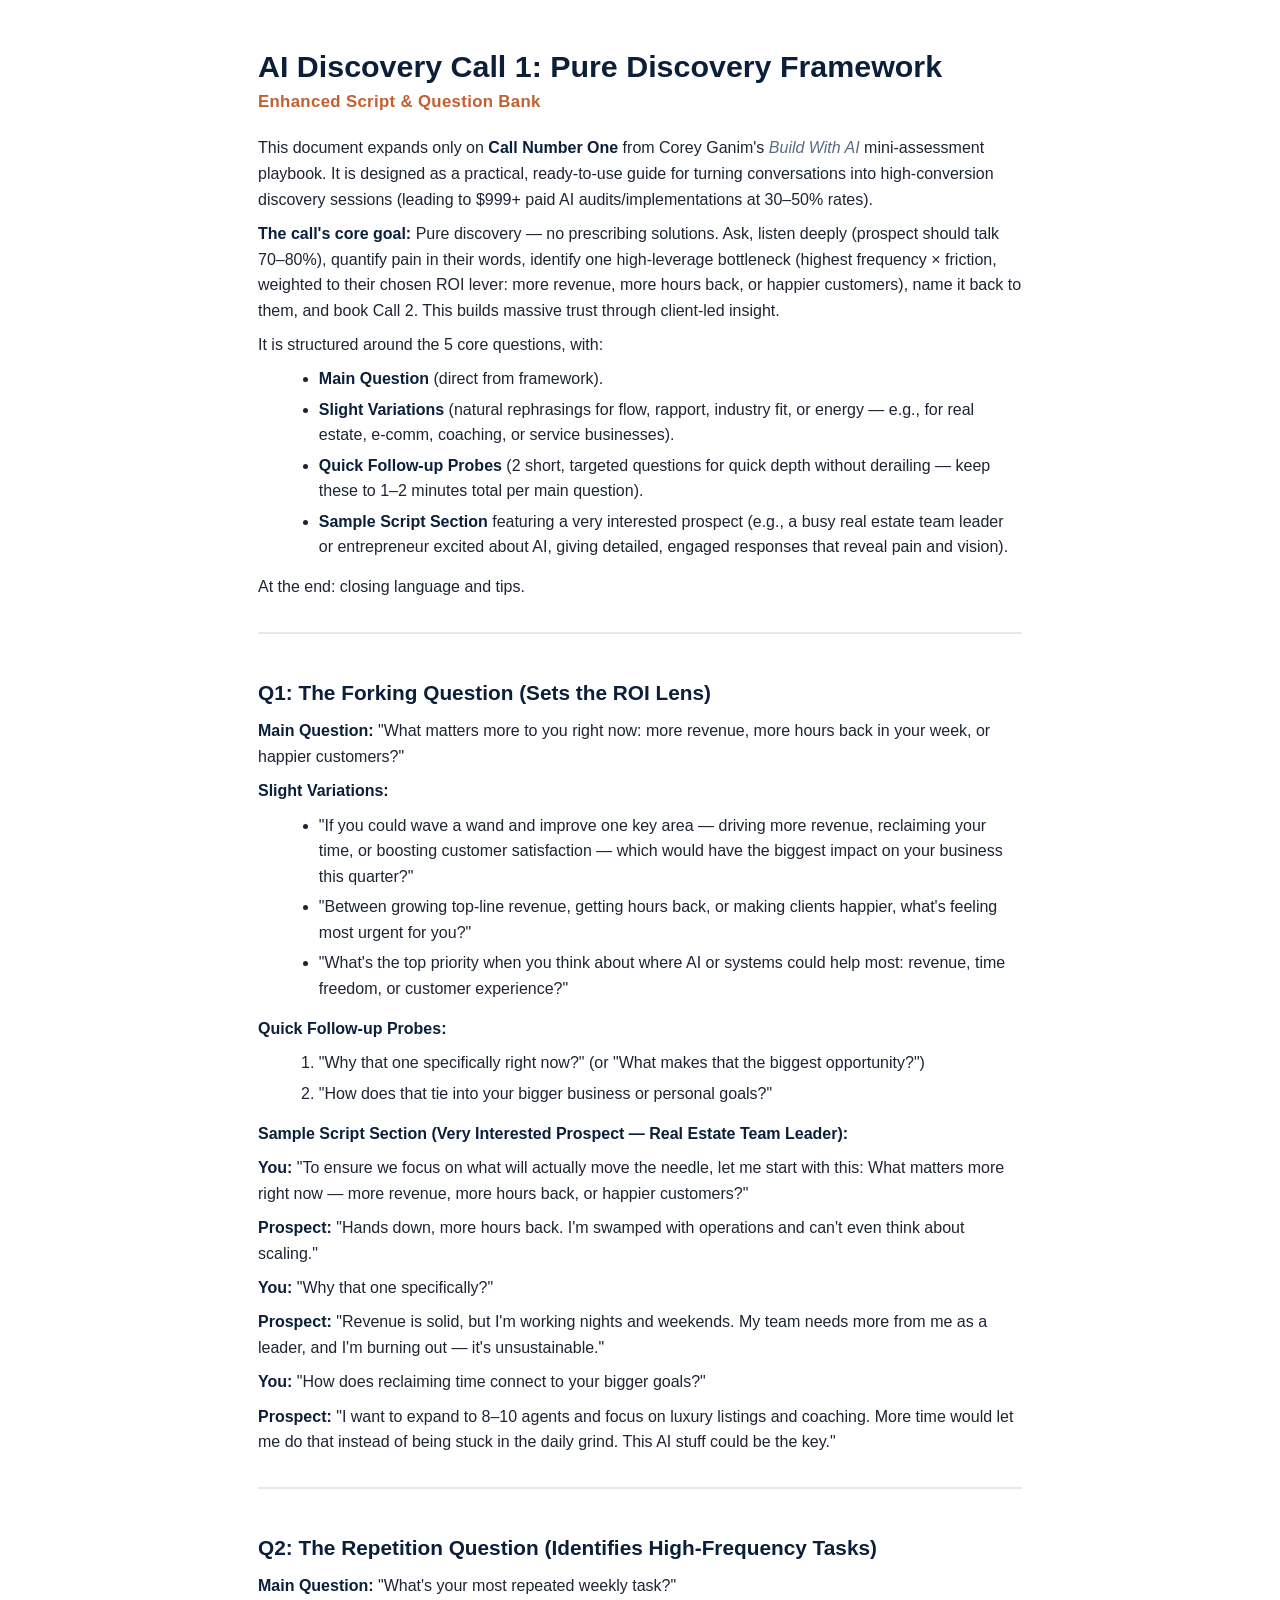
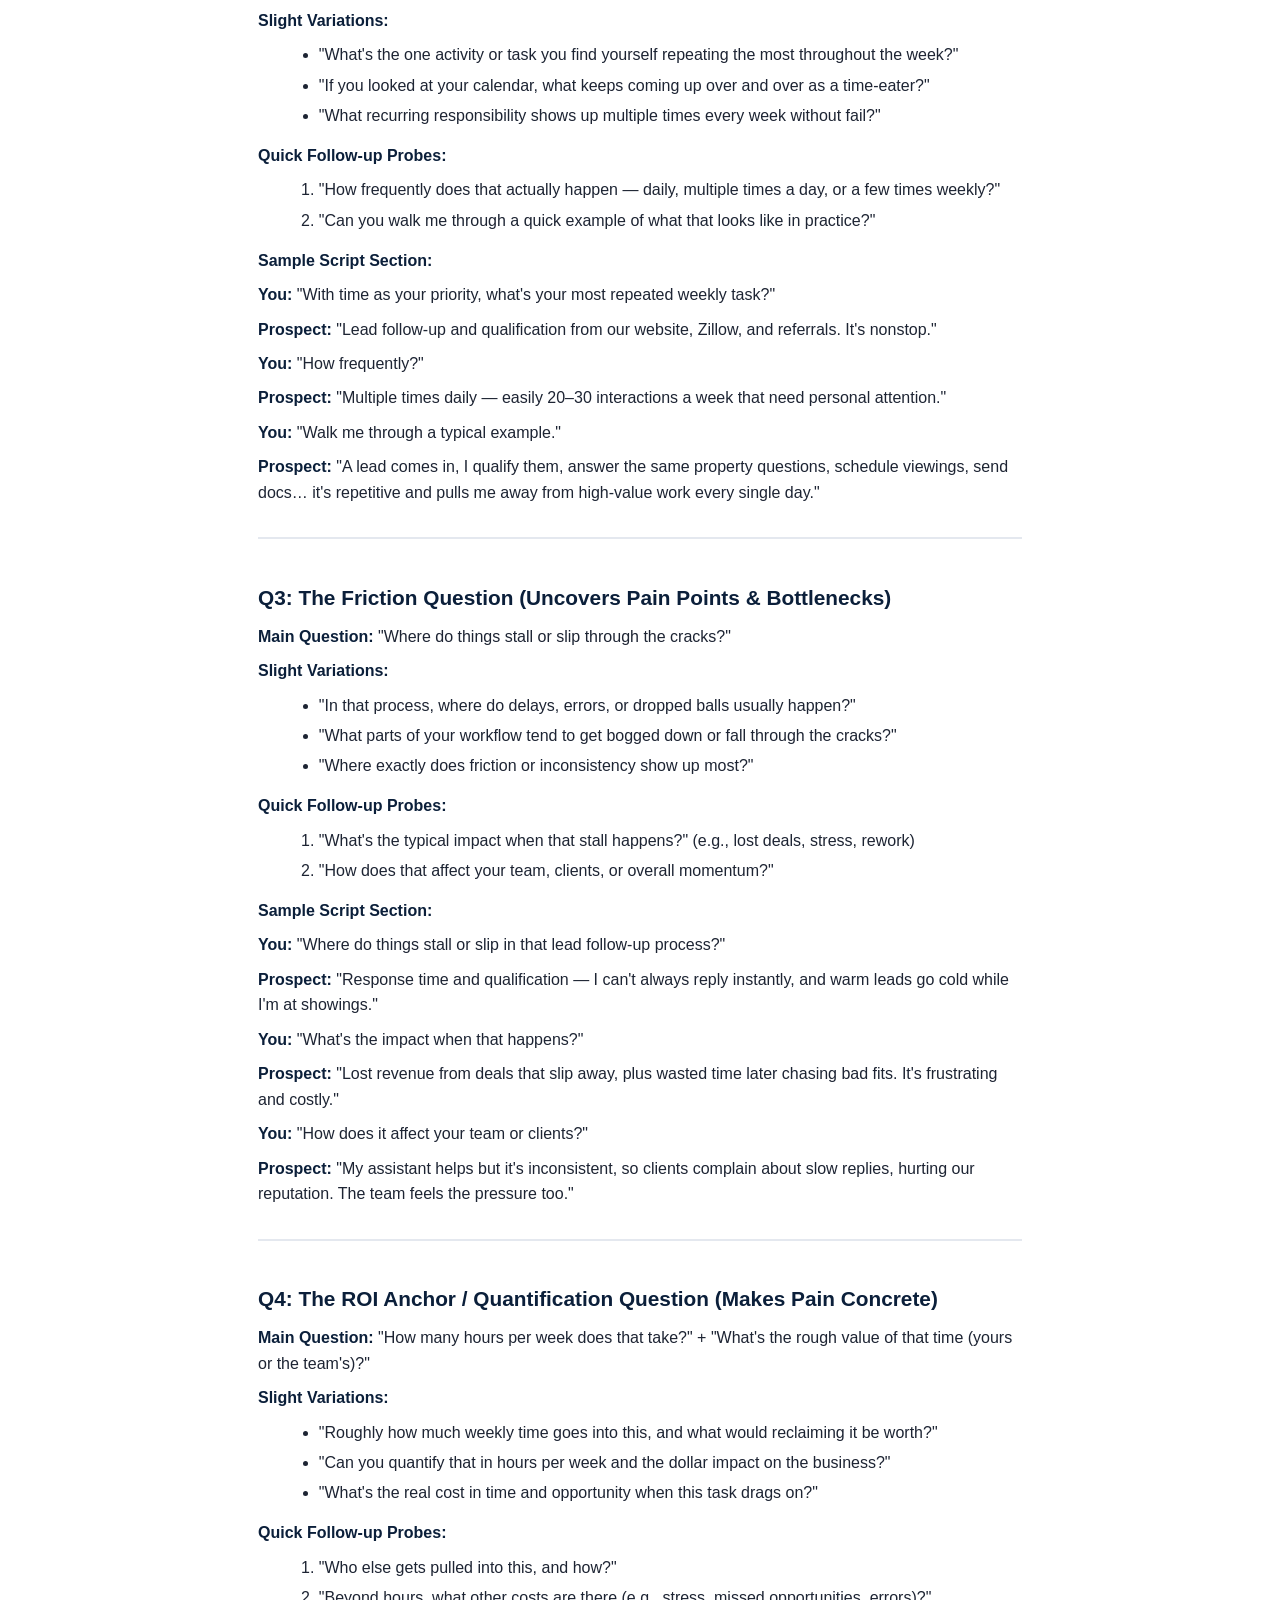
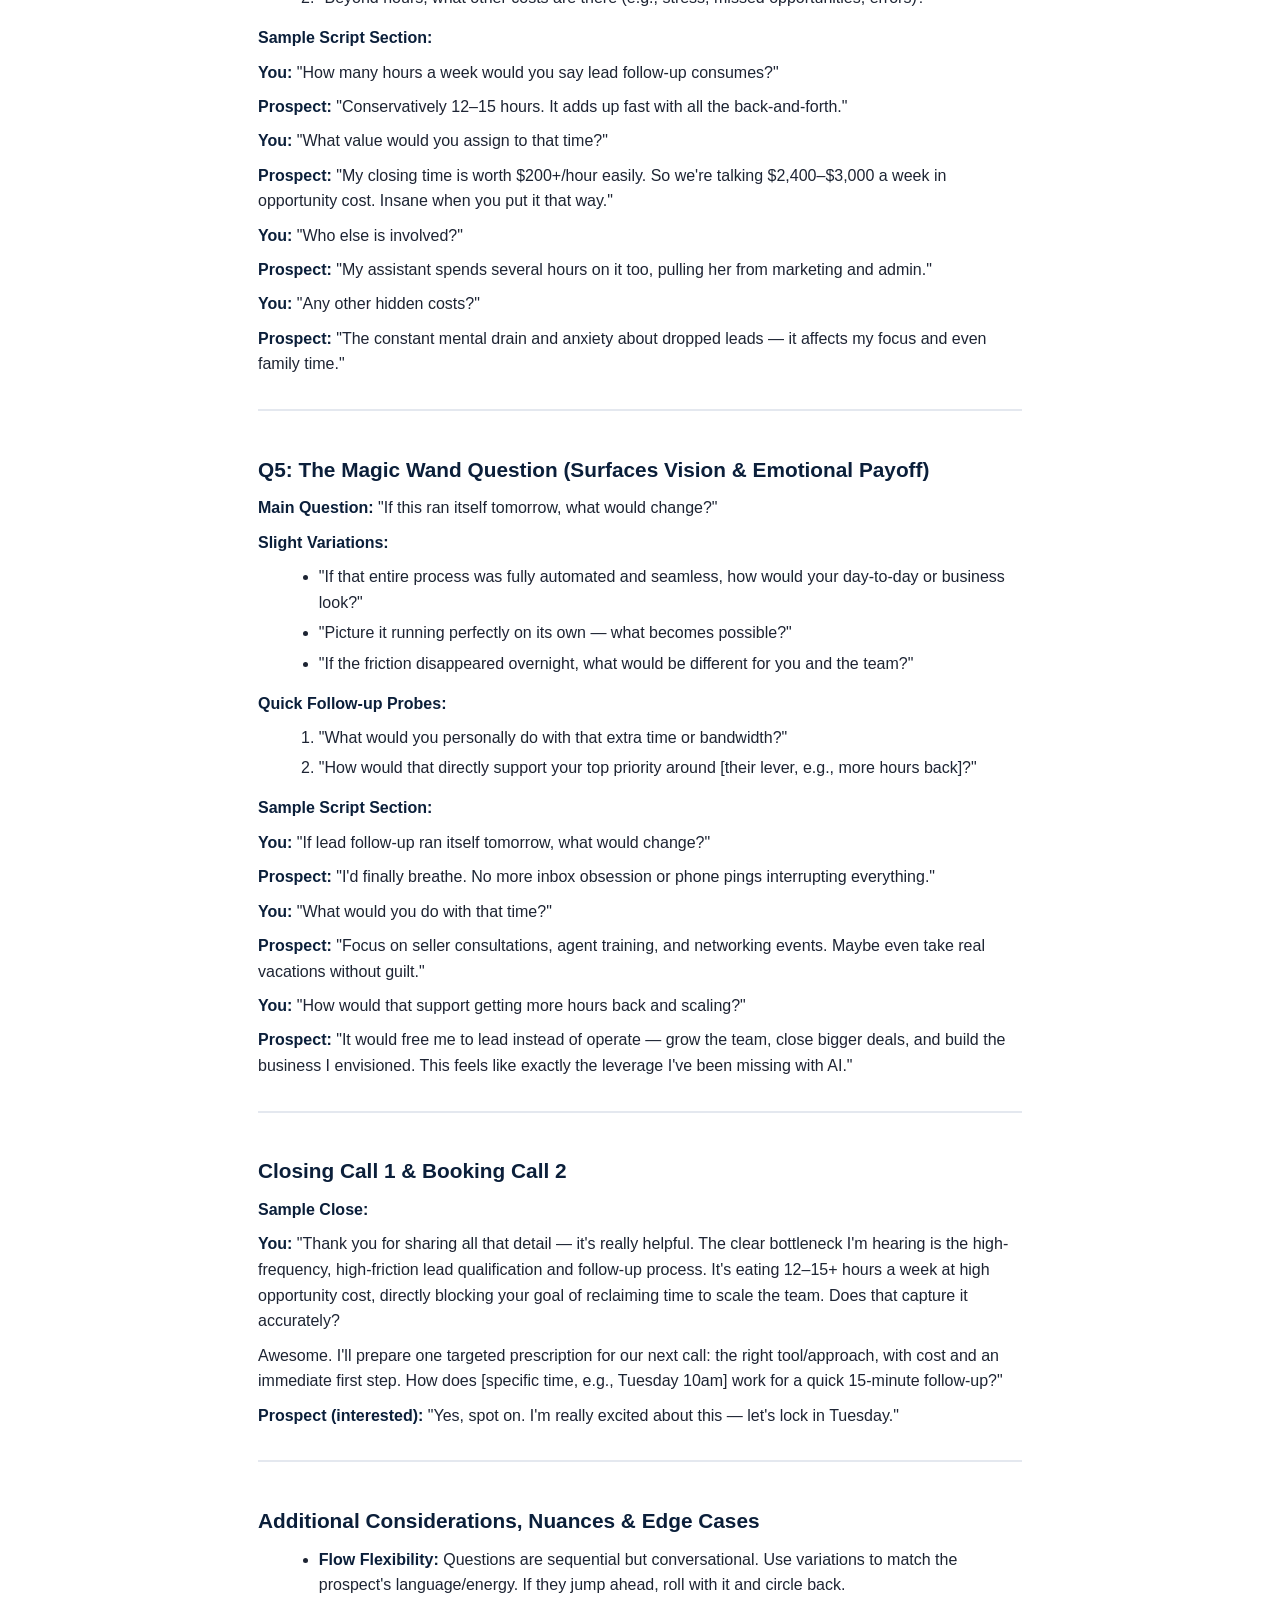
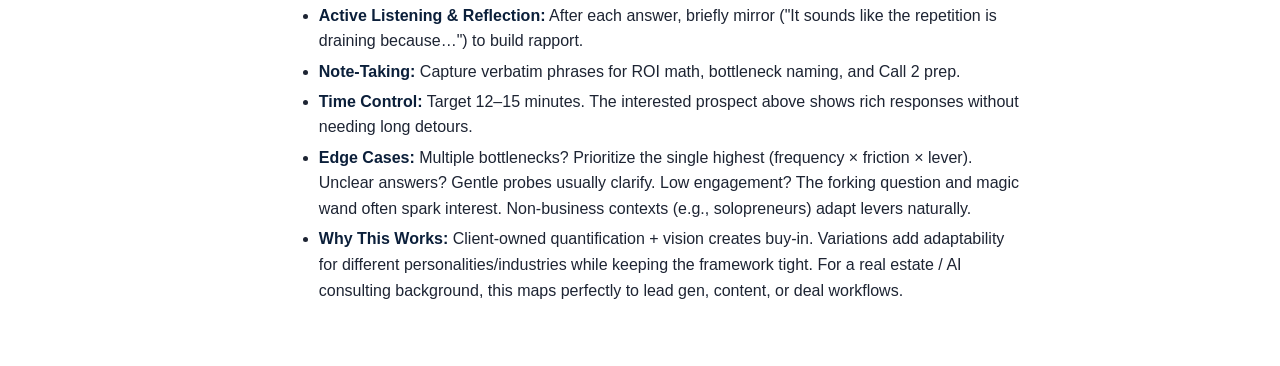
<file: docs/sales/agentic-discovery-call-1.html>
<!DOCTYPE html>
<html lang="en"><head><meta charset="UTF-8"/>
<meta name="viewport" content="width=device-width, initial-scale=1.0"/>
<title>AI Discovery Call 1: Pure Discovery Framework</title>
<style>
  :root{--navy:#0b1f3a;--amber:#c2602f;--ink:#1d2433;--muted:#5b6b85;}
  *{box-sizing:border-box}
  body{font-family:-apple-system,Segoe UI,Roboto,Helvetica,Arial,sans-serif;color:var(--ink);
    line-height:1.6;max-width:820px;margin:0 auto;padding:48px 28px;background:#fff;}
  h1{font-size:1.9rem;line-height:1.2;color:var(--navy);margin:0 0 .3rem;}
  h2{font-size:1.3rem;color:var(--navy);margin:2.2rem 0 .6rem;padding-top:.4rem;}
  h3{font-size:1.05rem;color:var(--amber);letter-spacing:.02em;margin:0 0 1.2rem;font-weight:600;}
  p{margin:.55rem 0;} strong{color:var(--navy);} em{color:var(--muted);}
  ul,ol{margin:.4rem 0 .9rem 1.3rem;} li{margin:.3rem 0;}
  hr{border:0;border-top:2px solid #e4e8ef;margin:2rem 0;}
  @media print{body{padding:0;max-width:none;} h2{page-break-after:avoid;} li,p{page-break-inside:avoid;}}
</style></head>
<body>
<h1>AI Discovery Call 1: Pure Discovery Framework</h1>
<h3>Enhanced Script &amp; Question Bank</h3>
<p>This document expands only on <strong>Call Number One</strong> from Corey Ganim's <em>Build With AI</em> mini-assessment playbook. It is designed as a practical, ready-to-use guide for turning conversations into high-conversion discovery sessions (leading to $999+ paid AI audits/implementations at 30–50% rates).</p>
<p><strong>The call's core goal:</strong> Pure discovery — no prescribing solutions. Ask, listen deeply (prospect should talk 70–80%), quantify pain in their words, identify one high-leverage bottleneck (highest frequency × friction, weighted to their chosen ROI lever: more revenue, more hours back, or happier customers), name it back to them, and book Call 2. This builds massive trust through client-led insight.</p>
<p>It is structured around the 5 core questions, with:</p>
<ul><li><strong>Main Question</strong> (direct from framework).</li><li><strong>Slight Variations</strong> (natural rephrasings for flow, rapport, industry fit, or energy — e.g., for real estate, e-comm, coaching, or service businesses).</li><li><strong>Quick Follow-up Probes</strong> (2 short, targeted questions for quick depth without derailing — keep these to 1–2 minutes total per main question).</li><li><strong>Sample Script Section</strong> featuring a very interested prospect (e.g., a busy real estate team leader or entrepreneur excited about AI, giving detailed, engaged responses that reveal pain and vision).</li></ul>
<p>At the end: closing language and tips.</p>
<hr/>
<h2>Q1: The Forking Question (Sets the ROI Lens)</h2>
<p><strong>Main Question:</strong> "What matters more to you right now: more revenue, more hours back in your week, or happier customers?"</p>
<p><strong>Slight Variations:</strong></p>
<ul><li>"If you could wave a wand and improve one key area — driving more revenue, reclaiming your time, or boosting customer satisfaction — which would have the biggest impact on your business this quarter?"</li><li>"Between growing top-line revenue, getting hours back, or making clients happier, what's feeling most urgent for you?"</li><li>"What's the top priority when you think about where AI or systems could help most: revenue, time freedom, or customer experience?"</li></ul>
<p><strong>Quick Follow-up Probes:</strong></p>
<ol><li>"Why that one specifically right now?" (or "What makes that the biggest opportunity?")</li><li>"How does that tie into your bigger business or personal goals?"</li></ol>
<p><strong>Sample Script Section (Very Interested Prospect — Real Estate Team Leader):</strong></p>
<p><strong>You:</strong> "To ensure we focus on what will actually move the needle, let me start with this: What matters more right now — more revenue, more hours back, or happier customers?"</p>
<p><strong>Prospect:</strong> "Hands down, more hours back. I'm swamped with operations and can't even think about scaling."</p>
<p><strong>You:</strong> "Why that one specifically?"</p>
<p><strong>Prospect:</strong> "Revenue is solid, but I'm working nights and weekends. My team needs more from me as a leader, and I'm burning out — it's unsustainable."</p>
<p><strong>You:</strong> "How does reclaiming time connect to your bigger goals?"</p>
<p><strong>Prospect:</strong> "I want to expand to 8–10 agents and focus on luxury listings and coaching. More time would let me do that instead of being stuck in the daily grind. This AI stuff could be the key."</p>
<hr/>
<h2>Q2: The Repetition Question (Identifies High-Frequency Tasks)</h2>
<p><strong>Main Question:</strong> "What's your most repeated weekly task?"</p>
<p><strong>Slight Variations:</strong></p>
<ul><li>"What's the one activity or task you find yourself repeating the most throughout the week?"</li><li>"If you looked at your calendar, what keeps coming up over and over as a time-eater?"</li><li>"What recurring responsibility shows up multiple times every week without fail?"</li></ul>
<p><strong>Quick Follow-up Probes:</strong></p>
<ol><li>"How frequently does that actually happen — daily, multiple times a day, or a few times weekly?"</li><li>"Can you walk me through a quick example of what that looks like in practice?"</li></ol>
<p><strong>Sample Script Section:</strong></p>
<p><strong>You:</strong> "With time as your priority, what's your most repeated weekly task?"</p>
<p><strong>Prospect:</strong> "Lead follow-up and qualification from our website, Zillow, and referrals. It's nonstop."</p>
<p><strong>You:</strong> "How frequently?"</p>
<p><strong>Prospect:</strong> "Multiple times daily — easily 20–30 interactions a week that need personal attention."</p>
<p><strong>You:</strong> "Walk me through a typical example."</p>
<p><strong>Prospect:</strong> "A lead comes in, I qualify them, answer the same property questions, schedule viewings, send docs… it's repetitive and pulls me away from high-value work every single day."</p>
<hr/>
<h2>Q3: The Friction Question (Uncovers Pain Points &amp; Bottlenecks)</h2>
<p><strong>Main Question:</strong> "Where do things stall or slip through the cracks?"</p>
<p><strong>Slight Variations:</strong></p>
<ul><li>"In that process, where do delays, errors, or dropped balls usually happen?"</li><li>"What parts of your workflow tend to get bogged down or fall through the cracks?"</li><li>"Where exactly does friction or inconsistency show up most?"</li></ul>
<p><strong>Quick Follow-up Probes:</strong></p>
<ol><li>"What's the typical impact when that stall happens?" (e.g., lost deals, stress, rework)</li><li>"How does that affect your team, clients, or overall momentum?"</li></ol>
<p><strong>Sample Script Section:</strong></p>
<p><strong>You:</strong> "Where do things stall or slip in that lead follow-up process?"</p>
<p><strong>Prospect:</strong> "Response time and qualification — I can't always reply instantly, and warm leads go cold while I'm at showings."</p>
<p><strong>You:</strong> "What's the impact when that happens?"</p>
<p><strong>Prospect:</strong> "Lost revenue from deals that slip away, plus wasted time later chasing bad fits. It's frustrating and costly."</p>
<p><strong>You:</strong> "How does it affect your team or clients?"</p>
<p><strong>Prospect:</strong> "My assistant helps but it's inconsistent, so clients complain about slow replies, hurting our reputation. The team feels the pressure too."</p>
<hr/>
<h2>Q4: The ROI Anchor / Quantification Question (Makes Pain Concrete)</h2>
<p><strong>Main Question:</strong> "How many hours per week does that take?" + "What's the rough value of that time (yours or the team's)?"</p>
<p><strong>Slight Variations:</strong></p>
<ul><li>"Roughly how much weekly time goes into this, and what would reclaiming it be worth?"</li><li>"Can you quantify that in hours per week and the dollar impact on the business?"</li><li>"What's the real cost in time and opportunity when this task drags on?"</li></ul>
<p><strong>Quick Follow-up Probes:</strong></p>
<ol><li>"Who else gets pulled into this, and how?"</li><li>"Beyond hours, what other costs are there (e.g., stress, missed opportunities, errors)?"</li></ol>
<p><strong>Sample Script Section:</strong></p>
<p><strong>You:</strong> "How many hours a week would you say lead follow-up consumes?"</p>
<p><strong>Prospect:</strong> "Conservatively 12–15 hours. It adds up fast with all the back-and-forth."</p>
<p><strong>You:</strong> "What value would you assign to that time?"</p>
<p><strong>Prospect:</strong> "My closing time is worth $200+/hour easily. So we're talking $2,400–$3,000 a week in opportunity cost. Insane when you put it that way."</p>
<p><strong>You:</strong> "Who else is involved?"</p>
<p><strong>Prospect:</strong> "My assistant spends several hours on it too, pulling her from marketing and admin."</p>
<p><strong>You:</strong> "Any other hidden costs?"</p>
<p><strong>Prospect:</strong> "The constant mental drain and anxiety about dropped leads — it affects my focus and even family time."</p>
<hr/>
<h2>Q5: The Magic Wand Question (Surfaces Vision &amp; Emotional Payoff)</h2>
<p><strong>Main Question:</strong> "If this ran itself tomorrow, what would change?"</p>
<p><strong>Slight Variations:</strong></p>
<ul><li>"If that entire process was fully automated and seamless, how would your day-to-day or business look?"</li><li>"Picture it running perfectly on its own — what becomes possible?"</li><li>"If the friction disappeared overnight, what would be different for you and the team?"</li></ul>
<p><strong>Quick Follow-up Probes:</strong></p>
<ol><li>"What would you personally do with that extra time or bandwidth?"</li><li>"How would that directly support your top priority around [their lever, e.g., more hours back]?"</li></ol>
<p><strong>Sample Script Section:</strong></p>
<p><strong>You:</strong> "If lead follow-up ran itself tomorrow, what would change?"</p>
<p><strong>Prospect:</strong> "I'd finally breathe. No more inbox obsession or phone pings interrupting everything."</p>
<p><strong>You:</strong> "What would you do with that time?"</p>
<p><strong>Prospect:</strong> "Focus on seller consultations, agent training, and networking events. Maybe even take real vacations without guilt."</p>
<p><strong>You:</strong> "How would that support getting more hours back and scaling?"</p>
<p><strong>Prospect:</strong> "It would free me to lead instead of operate — grow the team, close bigger deals, and build the business I envisioned. This feels like exactly the leverage I've been missing with AI."</p>
<hr/>
<h2>Closing Call 1 &amp; Booking Call 2</h2>
<p><strong>Sample Close:</strong></p>
<p><strong>You:</strong> "Thank you for sharing all that detail — it's really helpful. The clear bottleneck I'm hearing is the high-frequency, high-friction lead qualification and follow-up process. It's eating 12–15+ hours a week at high opportunity cost, directly blocking your goal of reclaiming time to scale the team. Does that capture it accurately?</p>
<p>Awesome. I'll prepare one targeted prescription for our next call: the right tool/approach, with cost and an immediate first step. How does [specific time, e.g., Tuesday 10am] work for a quick 15-minute follow-up?"</p>
<p><strong>Prospect (interested):</strong> "Yes, spot on. I'm really excited about this — let's lock in Tuesday."</p>
<hr/>
<h2>Additional Considerations, Nuances &amp; Edge Cases</h2>
<ul><li><strong>Flow Flexibility:</strong> Questions are sequential but conversational. Use variations to match the prospect's language/energy. If they jump ahead, roll with it and circle back.</li><li><strong>Active Listening &amp; Reflection:</strong> After each answer, briefly mirror ("It sounds like the repetition is draining because…") to build rapport.</li><li><strong>Note-Taking:</strong> Capture verbatim phrases for ROI math, bottleneck naming, and Call 2 prep.</li><li><strong>Time Control:</strong> Target 12–15 minutes. The interested prospect above shows rich responses without needing long detours.</li><li><strong>Edge Cases:</strong> Multiple bottlenecks? Prioritize the single highest (frequency × friction × lever). Unclear answers? Gentle probes usually clarify. Low engagement? The forking question and magic wand often spark interest. Non-business contexts (e.g., solopreneurs) adapt levers naturally.</li><li><strong>Why This Works:</strong> Client-owned quantification + vision creates buy-in. Variations add adaptability for different personalities/industries while keeping the framework tight. For a real estate / AI consulting background, this maps perfectly to lead gen, content, or deal workflows.</li></ul>
</body></html>
</file>
<file: styles.css>
/* ===========================================================
   Stateside — Landing page styles
   =========================================================== */

:root {
  /* Palette: trust-navy + warm amber, cross-border US/MX warmth */
  --navy-900: #081628;
  --navy-800: #0b1f3a;
  --navy-700: #102a4c;
  --navy-600: #18395f;
  --ink: #0e1726;
  --slate-700: #33415c;
  --slate-500: #5b6b85;
  --slate-400: #8493a9;
  --line: #e4e8ef;
  --paper: #f6f4ef;       /* warm off-white */
  --paper-2: #fbfaf7;
  --white: #ffffff;
  --amber-500: #e0a23b;   /* gold accent */
  --amber-400: #efb755;
  --amber-300: #f6d18a;
  --terracotta: #c2602f;  /* MX warmth */
  --green-500: #2f9e6f;

  --radius-sm: 8px;
  --radius: 14px;
  --radius-lg: 22px;

  --shadow-sm: 0 1px 2px rgba(8,22,40,.06), 0 2px 8px rgba(8,22,40,.05);
  --shadow-md: 0 8px 24px rgba(8,22,40,.10);
  --shadow-lg: 0 24px 60px rgba(8,22,40,.18);

  --font-display: "Fraunces", Georgia, "Times New Roman", serif;
  --font-body: "Inter", system-ui, -apple-system, Segoe UI, Roboto, sans-serif;

  --container: 1140px;
}

/* ---------- Reset / base ---------- */
*, *::before, *::after { box-sizing: border-box; }
html { scroll-behavior: smooth; scroll-padding-top: 84px; -webkit-text-size-adjust: 100%; }
@media (prefers-reduced-motion: reduce) {
  html { scroll-behavior: auto; }
  * { animation: none !important; transition: none !important; }
}

body {
  margin: 0;
  font-family: var(--font-body);
  color: var(--ink);
  background: var(--paper);
  line-height: 1.6;
  -webkit-font-smoothing: antialiased;
  text-rendering: optimizeLegibility;
}

h1, h2, h3, h4 { font-family: var(--font-display); font-weight: 600; line-height: 1.12; margin: 0; letter-spacing: -0.01em; text-wrap: balance; }
p { margin: 0; text-wrap: pretty; }
li, .layer-subtitle, blockquote { text-wrap: pretty; }
.nb { white-space: nowrap; }
a { color: inherit; text-decoration: none; }
img { max-width: 100%; display: block; }
ul, ol { margin: 0; padding: 0; list-style: none; }

.container { width: 100%; max-width: var(--container); margin-inline: auto; padding-inline: clamp(20px, 5vw, 40px); }

.sr-only {
  position: absolute; width: 1px; height: 1px; padding: 0; margin: -1px;
  overflow: hidden; clip: rect(0,0,0,0); white-space: nowrap; border: 0;
}
.skip-link {
  position: absolute; left: 12px; top: -48px; z-index: 200;
  background: var(--navy-800); color: #fff; padding: 10px 16px; border-radius: 8px;
  transition: top .2s ease;
}
.skip-link:focus { top: 12px; }

:focus-visible { outline: 3px solid var(--amber-400); outline-offset: 2px; border-radius: 4px; }

/* ---------- Buttons ---------- */
.btn {
  --btn-bg: var(--navy-800);
  display: inline-flex; align-items: center; justify-content: center; gap: .5rem;
  font-family: var(--font-body); font-weight: 600; font-size: .98rem;
  padding: .8rem 1.4rem; border-radius: 999px; border: 1.5px solid transparent;
  cursor: pointer; transition: transform .18s ease, box-shadow .18s ease, background .18s ease, color .18s ease;
  white-space: nowrap; line-height: 1;
}
.btn:hover { transform: translateY(-2px); }
.btn:active { transform: translateY(0); }
.btn-sm { padding: .6rem 1.05rem; font-size: .9rem; }
.btn-lg { padding: 1rem 1.8rem; font-size: 1.05rem; }

.btn-primary {
  background: linear-gradient(135deg, var(--amber-500), var(--terracotta));
  color: #fff; box-shadow: 0 10px 24px rgba(194,96,47,.28);
}
.btn-primary:hover { box-shadow: 0 16px 34px rgba(194,96,47,.36); }

.btn-ghost { background: transparent; color: var(--navy-800); border-color: rgba(11,31,58,.25); }
.btn-ghost:hover { border-color: var(--navy-800); background: rgba(11,31,58,.04); }

/* On dark hero, ghost button needs light treatment */
.hero .btn-ghost { color: #fff; border-color: rgba(255,255,255,.4); }
.hero .btn-ghost:hover { border-color: #fff; background: rgba(255,255,255,.1); }

/* ---------- Header ---------- */
.site-header {
  position: sticky; top: 0; z-index: 100;
  background: #f3ead8;
  box-shadow: 0 1px 0 rgba(11,31,58,.06), var(--shadow-sm);
  transition: background .3s ease, box-shadow .3s ease, backdrop-filter .3s ease;
}
.site-header.scrolled {
  background: rgba(243,234,216,.92);
  backdrop-filter: saturate(140%) blur(12px);
  box-shadow: 0 1px 0 rgba(11,31,58,.08), var(--shadow-sm);
}
.header-inner { display: flex; align-items: center; justify-content: space-between; height: 72px; }

.brand { display: inline-flex; align-items: center; gap: .7rem; font-weight: 700; }
.brand-mark {
  display: grid; place-items: center; width: 42px; height: 42px; border-radius: 11px;
  overflow: hidden; border: 1px solid rgba(11,31,58,.14); box-shadow: var(--shadow-sm);
  flex: none;
}
.brand-mark img { width: 100%; height: 100%; object-fit: cover; }
.brand-text { display: inline-flex; flex-direction: column; line-height: 1.1; }
.brand-name { font-family: var(--font-display); font-size: clamp(.92rem, 1.5vw, 1.12rem); line-height: 1.15; color: var(--amber-500); letter-spacing: -.01em; transition: color .3s ease; max-width: 22ch; }
.brand-tm { color: var(--amber-500); margin-left: .12em; }
.brand-by {
  font-family: var(--font-body); font-size: .66rem; font-weight: 600; text-transform: uppercase;
  letter-spacing: .12em; color: var(--slate-400); margin-top: .18rem; transition: color .3s ease;
}

.nav { display: flex; align-items: center; gap: 1.6rem; }
.nav a { font-size: .95rem; font-weight: 500; color: var(--slate-700); transition: color .2s ease; }
.nav a:hover { color: var(--navy-800); }
.nav .nav-cta { color: #fff; }

/* Language toggle (EN | ES) */
.lang-toggle { display: inline-flex; align-items: center; border: 1px solid rgba(11,31,58,.22); border-radius: 999px; overflow: hidden; flex: none; }
.lang-btn {
  font-family: var(--font-body); font-size: .78rem; font-weight: 700; letter-spacing: .03em;
  padding: .32rem .66rem; background: transparent; border: 0; color: var(--slate-700);
  cursor: pointer; text-decoration: none; display: inline-block; line-height: 1.25;
  transition: background .2s ease, color .2s ease;
}
.lang-btn[aria-pressed="true"], .lang-btn[aria-current="true"] { background: var(--navy-900); color: #fff; }
a.lang-btn:hover { color: var(--navy-800); }
.mobile-nav .lang-toggle { align-self: flex-start; margin-top: .4rem; }

.nav-toggle { display: none; }

/* Mobile nav */
.mobile-nav {
  display: flex; flex-direction: column; gap: .25rem; padding: 1rem clamp(20px,5vw,40px) 1.4rem;
  background: var(--navy-900);
}
.mobile-nav[hidden] { display: none; }
.mobile-nav a { padding: .85rem .25rem; color: rgba(255,255,255,.9); font-weight: 500; border-bottom: 1px solid rgba(255,255,255,.08); }
.mobile-nav a:last-child { border-bottom: 0; margin-top: .6rem; }

/* ---------- Hero ---------- */
.hero { position: relative; color: #fff; overflow: hidden; isolation: isolate; }
.hero-bg {
  position: absolute; inset: 0; z-index: -2;
  background:
    radial-gradient(120% 90% at 15% 0%, var(--navy-700) 0%, var(--navy-800) 42%, var(--navy-900) 100%);
}
.hero-photo {
  position: absolute; inset: 0; width: 100%; height: 100%; object-fit: cover;
  object-position: center 35%; opacity: .42;
}
.hero-bg::before {
  content: ""; position: absolute; inset: 0;
  background:
    linear-gradient(180deg, rgba(8,22,40,.45) 0%, rgba(8,22,40,.55) 55%, rgba(8,22,40,.88) 100%),
    radial-gradient(40% 50% at 88% 18%, rgba(224,162,59,.20), transparent 70%),
    radial-gradient(45% 55% at 5% 92%, rgba(194,96,47,.22), transparent 70%);
}
.hero-bg::after {
  /* subtle map-grid texture */
  content: ""; position: absolute; inset: 0; opacity: .12;
  background-image:
    linear-gradient(rgba(255,255,255,.05) 1px, transparent 1px),
    linear-gradient(90deg, rgba(255,255,255,.05) 1px, transparent 1px);
  background-size: 56px 56px;
  mask-image: radial-gradient(80% 80% at 50% 30%, #000 30%, transparent 100%);
}
.hero-inner { padding: clamp(56px, 11vh, 120px) 0 clamp(64px, 12vh, 120px); max-width: 940px; }

.eyebrow {
  text-transform: uppercase; letter-spacing: .18em; font-size: .78rem; font-weight: 600;
  color: var(--amber-300); margin-bottom: 1.3rem;
}
.hero-title { font-size: clamp(2.5rem, 6.2vw, 4.4rem); font-weight: 600; line-height: 1.04; letter-spacing: -.02em; }
.hero-title .accent {
  background: linear-gradient(120deg, var(--amber-300), var(--terracotta));
  -webkit-background-clip: text; background-clip: text; color: transparent; font-style: italic;
}
.hero-sub { margin-top: 1.5rem; font-size: clamp(1.08rem, 2vw, 1.35rem); color: rgba(255,255,255,.82); max-width: 720px; }
.hero-sub strong { color: var(--amber-300); }
.hero-cta { display: flex; flex-wrap: wrap; gap: .9rem; margin-top: 2.2rem; }

.hero-stats {
  display: flex; flex-wrap: wrap; gap: clamp(1.2rem, 5vw, 3.2rem); margin-top: 3.4rem;
  padding-top: 2.2rem; border-top: 1px solid rgba(255,255,255,.14);
}
.hero-stats li { display: flex; flex-direction: column; }
.stat-num { font-family: var(--font-display); font-size: clamp(1.7rem, 3.4vw, 2.3rem); font-weight: 600; color: #fff; }
.stat-label { font-size: .9rem; color: rgba(255,255,255,.66); max-width: 200px; margin-top: .25rem; }

/* ---------- Section scaffolding ---------- */
.section { padding: clamp(64px, 10vw, 120px) 0; }
.section-head { max-width: 760px; margin-bottom: clamp(2.4rem, 5vw, 3.6rem); }
.kicker {
  display: inline-block; text-transform: uppercase; letter-spacing: .16em;
  font-size: .76rem; font-weight: 700; color: var(--terracotta); margin-bottom: 1rem;
}
.section-head h2 { font-size: clamp(1.9rem, 4vw, 2.9rem); color: var(--navy-900); }
.section-intro { margin-top: 1.1rem; font-size: 1.12rem; color: var(--slate-500); }

/* ---------- Problem ---------- */
.problem { background: var(--paper-2); }
.problem-grid { display: grid; grid-template-columns: 1fr 1fr; gap: clamp(1.4rem, 4vw, 3rem); }
.problem-lead { font-size: 1.15rem; color: var(--slate-700); }
.problem-lead strong { color: var(--navy-800); }
.expectation-list {
  display: flex; flex-wrap: wrap; gap: .8rem; margin-top: 2.6rem;
}
.expectation-list li {
  background: var(--white); border: 1px solid var(--line); border-radius: 999px;
  padding: .6rem 1.2rem; font-weight: 500; font-size: .96rem; color: var(--navy-800);
  box-shadow: var(--shadow-sm);
}
.expectation-list li::before { content: "✓"; color: var(--green-500); font-weight: 700; margin-right: .5rem; }

/* ---------- Showcase band ---------- */
.showcase { position: relative; min-height: clamp(360px, 58vh, 600px); display: flex; align-items: flex-end; overflow: hidden; }
.showcase-img { position: absolute; inset: 0; width: 100%; height: 100%; object-fit: cover; object-position: center; }
.showcase-overlay {
  position: relative; width: 100%; padding: clamp(2.4rem, 7vw, 5rem) 0;
  background: linear-gradient(180deg, rgba(8,22,40,.05) 0%, rgba(8,22,40,.35) 45%, rgba(8,22,40,.85) 100%);
}
.showcase blockquote { max-width: 760px; color: #fff; }
.showcase blockquote p {
  font-family: var(--font-display); font-size: clamp(1.6rem, 4vw, 2.7rem); font-weight: 500;
  line-height: 1.18; letter-spacing: -.01em; text-shadow: 0 2px 24px rgba(0,0,0,.35);
}
.showcase blockquote p em { color: var(--amber-300); font-style: italic; }
.showcase cite {
  display: block; margin-top: 1.1rem; font-style: normal; font-weight: 600;
  text-transform: uppercase; letter-spacing: .14em; font-size: .82rem; color: var(--amber-300);
}

/* ---------- Offer ---------- */
.layer { margin-top: clamp(2rem, 5vw, 3.4rem); }
.layer + .layer { margin-top: clamp(3rem, 7vw, 5rem); }
.layer-head { max-width: 720px; margin-bottom: 2rem; }
.layer-tag {
  display: inline-block; font-size: .8rem; font-weight: 700; letter-spacing: .04em;
  color: var(--terracotta); background: rgba(194,96,47,.10); border: 1px solid rgba(194,96,47,.2);
  padding: .3rem .8rem; border-radius: 999px; margin-bottom: 1rem;
}
.layer-head h3 { font-size: clamp(1.5rem, 3vw, 2.1rem); color: var(--navy-900); }
.layer-head p { margin-top: .8rem; font-size: 1.08rem; color: var(--slate-500); }
.layer-head strong { color: var(--navy-800); }

.agentic-grid {
  display: grid; grid-template-columns: repeat(3, 1fr); gap: 1.1rem;
}
.agentic-card {
  position: relative; background: var(--white); border: 1px solid var(--line);
  border-radius: var(--radius); padding: 1.6rem 1.5rem 1.5rem;
  box-shadow: var(--shadow-sm); transition: transform .2s ease, box-shadow .2s ease, border-color .2s ease;
  overflow: hidden;
}
.agentic-card::before {
  content: ""; position: absolute; left: 0; top: 0; height: 100%; width: 4px;
  background: linear-gradient(var(--amber-500), var(--terracotta)); opacity: 0; transition: opacity .2s ease;
}
.agentic-card:hover { transform: translateY(-4px); box-shadow: var(--shadow-md); border-color: rgba(224,162,59,.4); }
.agentic-card:hover::before { opacity: 1; }
.agentic-card--wide { grid-column: 1 / -1; }
.agentic-letter {
  display: grid; place-items: center; width: 44px; height: 44px; border-radius: 11px;
  font-family: var(--font-display); font-weight: 700; font-size: 1.35rem; color: var(--terracotta);
  background: linear-gradient(135deg, rgba(224,162,59,.16), rgba(194,96,47,.12));
  border: 1px solid rgba(224,162,59,.3); margin-bottom: 1rem;
}
.agentic-card h4 { font-size: 1.18rem; color: var(--navy-900); margin-bottom: .5rem; }
.agentic-card p { font-size: .98rem; color: var(--slate-500); line-height: 1.55; }

/* Layer 2 training */
.training-list { display: grid; grid-template-columns: repeat(2, 1fr); gap: 1rem; }
.training-list li {
  background: var(--white); border: 1px solid var(--line); border-radius: var(--radius);
  padding: 1.4rem 1.5rem; box-shadow: var(--shadow-sm); position: relative; padding-left: 1.6rem;
}
.training-list li::before {
  content: ""; position: absolute; left: 0; top: 1.4rem; bottom: 1.4rem; width: 4px; border-radius: 4px;
  background: linear-gradient(var(--amber-500), var(--terracotta));
}
.training-list h4 { font-size: 1.12rem; color: var(--navy-900); margin-bottom: .35rem; }
.training-list p { font-size: .98rem; color: var(--slate-500); }

.mark-note {
  margin-top: 2.2rem; font-size: 1.15rem; color: var(--slate-700);
  display: flex; align-items: center; flex-wrap: wrap; gap: .6rem;
}
.seal {
  display: inline-flex; align-items: center; gap: .4rem; font-family: var(--font-display);
  font-weight: 600; color: var(--navy-900);
  background: linear-gradient(135deg, var(--amber-300), var(--amber-500));
  padding: .35rem .9rem; border-radius: 999px; box-shadow: var(--shadow-sm);
}
.seal::before { content: "★"; color: var(--terracotta); }

/* Layer subtitle */
.layer-subtitle {
  margin-top: .55rem; font-style: italic;
  font-size: .97rem; color: var(--terracotta); letter-spacing: .01em;
}

/* Layer copy — multi-paragraph prose */
.layer-copy p {
  margin-bottom: .9rem; color: var(--slate-700); font-size: 1.08rem;
  max-width: 680px; line-height: 1.65;
}
.layer-copy p:last-child { margin-bottom: 0; }

/* Offer coda — automate block */
.offer-coda {
  margin-top: clamp(2.4rem, 6vw, 4rem);
  padding-top: clamp(2rem, 5vw, 3rem);
  border-top: 1px solid var(--line);
}
.offer-coda h3 {
  font-size: clamp(1.4rem, 2.8vw, 1.9rem); color: var(--navy-900); margin-bottom: 1rem;
}

/* Offer roi — closing punchline */
.offer-roi {
  margin-top: clamp(1.6rem, 4vw, 2.6rem);
  padding: clamp(1.4rem, 3vw, 2rem) clamp(1.4rem, 3vw, 2rem);
  background: linear-gradient(135deg, rgba(224,162,59,.08), rgba(194,96,47,.06));
  border: 1px solid rgba(194,96,47,.18); border-radius: var(--radius-lg);
  text-align: center;
}
.offer-roi h3 {
  font-size: clamp(1.5rem, 3vw, 2rem); color: var(--terracotta); margin-bottom: .75rem;
}
.offer-roi .layer-copy p {
  max-width: 560px; margin-inline: auto; color: var(--slate-700); font-size: 1.1rem;
}

/* ---------- Pilot ---------- */
.pilot { background: var(--navy-900); color: #fff; }
.pilot .kicker { color: var(--amber-400); }
.pilot .section-head h2 { color: #fff; }

.pilot-grid { display: grid; grid-template-columns: repeat(3, 1fr); gap: 1.2rem; }
.pilot-card {
  background: rgba(255,255,255,.04); border: 1px solid rgba(255,255,255,.12);
  border-radius: var(--radius); padding: 1.8rem; backdrop-filter: blur(2px);
}
.pilot-card h3 { font-size: 1.05rem; text-transform: uppercase; letter-spacing: .1em; color: var(--amber-300); margin-bottom: .9rem; font-family: var(--font-body); font-weight: 700; }
.pilot-card p, .pilot-card li { color: rgba(255,255,255,.84); font-size: 1.02rem; }
.pilot-card ul li { padding-left: 1.4rem; position: relative; margin-bottom: .5rem; }
.pilot-card ul li::before { content: "›"; position: absolute; left: 0; color: var(--amber-400); font-weight: 700; }

/* Pricing */
.pricing { margin-top: clamp(2.4rem, 6vw, 4rem); }
.pricing-head { text-align: center; margin-bottom: 2rem; }
.pricing-head h3 { font-size: clamp(1.6rem, 3vw, 2.1rem); color: #fff; }
.pricing-note { color: var(--amber-300); margin-top: .6rem; font-style: italic; }
.pricing-cards { display: grid; grid-template-columns: repeat(3, 1fr); gap: 1.2rem; }
.price-card {
  background: linear-gradient(160deg, rgba(255,255,255,.07), rgba(255,255,255,.02));
  border: 1px solid rgba(255,255,255,.14); border-radius: var(--radius);
  padding: 1.8rem; text-align: center; transition: transform .2s ease, border-color .2s ease;
}
.price-card:hover { transform: translateY(-4px); border-color: rgba(224,162,59,.5); }
.price-label { display: block; font-size: .95rem; color: rgba(255,255,255,.7); margin-bottom: .9rem; min-height: 2.6em; }
.price-amount { font-family: var(--font-display); font-size: clamp(1.8rem, 3.5vw, 2.5rem); font-weight: 600; color: #fff; display: flex; flex-direction: column; align-items: center; }
.price-unit { font-family: var(--font-body); font-size: .85rem; font-weight: 500; color: var(--amber-300); margin-top: .3rem; letter-spacing: .02em; }
.price-custom { font-size: 1.15rem; line-height: 1.35; font-weight: 600; }

.math {
  margin-top: 2.4rem; background: linear-gradient(135deg, rgba(224,162,59,.12), rgba(194,96,47,.08));
  border: 1px solid rgba(224,162,59,.28); border-radius: var(--radius-lg); padding: clamp(1.6rem, 4vw, 2.4rem);
}
.math h4 { font-size: 1.3rem; color: var(--amber-300); margin-bottom: .9rem; }
.math p { color: rgba(255,255,255,.88); font-size: 1.08rem; }
.math strong { color: #fff; }
.math-context { margin-top: 1rem; font-size: .98rem; color: rgba(255,255,255,.66); }
.math-context strong { color: var(--amber-300); }

/* ---------- Team ---------- */
.team-grid { display: grid; grid-template-columns: repeat(2, 1fr); gap: 1.4rem; }
.team-card {
  display: flex; gap: 1.4rem; background: var(--white); border: 1px solid var(--line);
  border-radius: var(--radius-lg); padding: 2rem; box-shadow: var(--shadow-sm);
}
.team-avatar {
  flex: none; width: 64px; height: 64px; border-radius: 16px; display: grid; place-items: center;
  font-family: var(--font-display); font-weight: 700; font-size: 1.4rem; color: #fff;
  background: linear-gradient(135deg, var(--navy-700), var(--navy-900));
  box-shadow: var(--shadow-sm);
}
.team-card:nth-child(2) .team-avatar { background: linear-gradient(135deg, var(--amber-500), var(--terracotta)); }
.team-avatar--photo { overflow: hidden; background: var(--navy-900); }
.team-avatar--photo img { width: 100%; height: 100%; object-fit: cover; object-position: center 30%; }
.team-body h3 { font-size: 1.35rem; color: var(--navy-900); }
.team-role { color: var(--terracotta); font-weight: 600; font-size: .95rem; margin: .25rem 0 .7rem; }
.team-body p:last-child { color: var(--slate-500); }

/* ---------- Corridor ---------- */
.corridor { background: var(--paper-2); text-align: center; padding-block: clamp(46px, 7vw, 80px); }
.corridor .section-head { max-width: 880px; margin-inline: auto; margin-bottom: 0; }
.corridor .section-head h2 { font-size: clamp(1.6rem, 3.2vw, 2.4rem); }
/* transition flourish under the statement */
.corridor .section-head h2::after {
  content: ""; display: block; width: 64px; height: 3px; margin: 1.4rem auto 0;
  background: linear-gradient(90deg, var(--amber-500), var(--terracotta)); border-radius: 2px;
}
.corridor-map {
  display: flex; flex-wrap: wrap; align-items: flex-start; gap: 0;
  counter-reset: node; position: relative;
}
.corridor-node {
  position: relative; flex: 1 1 130px; min-width: 120px; padding-top: 2rem; text-align: center;
}
.corridor-node::before {
  content: ""; position: absolute; top: 9px; left: 50%; right: -50%; height: 2px;
  background: repeating-linear-gradient(90deg, var(--slate-400) 0 6px, transparent 6px 12px);
}
.corridor-node:last-child::before { display: none; }
.node-dot {
  position: absolute; top: 0; left: 50%; transform: translateX(-50%); width: 20px; height: 20px;
  border-radius: 50%; background: var(--white); border: 3px solid var(--slate-400); z-index: 1;
}
.corridor-node.active .node-dot {
  border-color: var(--terracotta); background: var(--terracotta);
  box-shadow: 0 0 0 6px rgba(194,96,47,.18);
}
.node-label { display: block; font-weight: 600; color: var(--navy-800); font-size: .98rem; }
.corridor-node.active .node-label { color: var(--terracotta); }
.node-tag {
  display: inline-block; margin-top: .35rem; font-size: .72rem; font-weight: 700; text-transform: uppercase;
  letter-spacing: .1em; color: #fff; background: var(--terracotta); padding: .15rem .55rem; border-radius: 999px;
}
.corridor-note { margin-top: 3rem; max-width: 820px; font-size: 1.12rem; color: var(--slate-700); }

/* ---------- Manifesto ---------- */
.manifesto { background: var(--paper-2); text-align: center; }
.manifesto-inner { max-width: 780px; margin-inline: auto; }
.manifesto-body {
  font-family: var(--font-display); font-weight: 500;
  font-size: clamp(1.3rem, 2.4vw, 1.85rem); line-height: 1.45; color: var(--navy-900);
}
.manifesto-close {
  font-family: var(--font-display); font-weight: 700;
  font-size: clamp(1.6rem, 3.2vw, 2.4rem); line-height: 1.2; color: var(--terracotta);
  margin-top: 1.1rem;
}

/* ---------- CTA ---------- */
.cta { position: relative; isolation: isolate; background: var(--navy-900); color: #fff; overflow: hidden; }
.cta-photo {
  position: absolute; inset: 0; width: 100%; height: 100%; object-fit: cover;
  object-position: center; z-index: -2; opacity: .5;
}
.cta::before {
  content: ""; position: absolute; inset: 0; z-index: -1;
  background: radial-gradient(120% 120% at 50% 10%, rgba(11,31,58,.55), rgba(8,22,40,.92));
}
.cta-inner { position: relative; max-width: 760px; margin-inline: auto; text-align: center; }
.cta-inner h2 { font-size: clamp(2rem, 4.5vw, 3rem); }
.cta-inner > p { margin-top: 1.1rem; font-size: 1.15rem; color: rgba(255,255,255,.8); }
.cta-form { margin-top: 2.4rem; display: grid; gap: 1rem; text-align: left; }
.form-row { display: grid; grid-template-columns: 1fr 1fr; gap: 1rem; }
.cta-form input {
  width: 100%; padding: 1rem 1.2rem; border-radius: 12px; border: 1.5px solid rgba(255,255,255,.18);
  background: rgba(255,255,255,.06); color: #fff; font-size: 1rem; font-family: var(--font-body);
  transition: border-color .2s ease, background .2s ease;
}
.cta-form input::placeholder { color: rgba(255,255,255,.55); }
.cta-form input:focus { outline: none; border-color: var(--amber-400); background: rgba(255,255,255,.1); }
.cta-form .btn { width: 100%; }
.form-status { margin-top: .4rem; font-weight: 600; color: var(--amber-300); text-align: center; }
.cta-fineprint { margin-top: 1.6rem; color: rgba(255,255,255,.7); }
.cta-fineprint a { color: var(--amber-300); border-bottom: 1px solid rgba(246,209,138,.4); }

/* ---------- Footer ---------- */
.site-footer { background: var(--navy-900); color: rgba(255,255,255,.7); padding: clamp(3rem,6vw,4.5rem) 0 2rem; }
.footer-inner { display: flex; justify-content: space-between; gap: 2rem; flex-wrap: wrap; padding-bottom: 2rem; border-bottom: 1px solid rgba(255,255,255,.1); }
.footer-brand { display: flex; flex-direction: column; gap: 1.3rem; max-width: 420px; }
.roi-logo {
  display: inline-grid; place-items: center; width: 150px; height: 150px;
  border-radius: 18px; overflow: hidden; border: 1px solid rgba(255,255,255,.12);
  background: #fff; box-shadow: var(--shadow-md);
}
.roi-logo img { width: 100%; height: 100%; object-fit: contain; }
.footer-brand p { font-size: .95rem; line-height: 1.6; }
.footer-brand strong { color: #fff; }
.footer-nav { display: flex; flex-wrap: wrap; gap: 1.2rem; align-content: flex-start; }
.footer-nav a { font-size: .95rem; color: rgba(255,255,255,.7); transition: color .2s ease; }
.footer-nav a:hover { color: var(--amber-300); }
.footer-legal { margin-top: 1.6rem; font-size: .82rem; color: rgba(255,255,255,.45); }

/* ---------- Reveal animation ---------- */
.reveal { opacity: 0; transform: translateY(24px); transition: opacity .7s ease, transform .7s ease; }
.reveal.in { opacity: 1; transform: none; }

/* ---------- Responsive ---------- */
@media (max-width: 900px) {
  .nav { display: none; }
  .nav-toggle {
    display: inline-flex; flex-direction: column; justify-content: center; gap: 5px;
    width: 44px; height: 44px; background: transparent; border: 0; cursor: pointer; padding: 10px;
  }
  .nav-toggle span { display: block; height: 2px; background: var(--navy-900); border-radius: 2px; transition: transform .25s ease, opacity .2s ease; }
  .nav-toggle[aria-expanded="true"] span:nth-child(1) { transform: translateY(7px) rotate(45deg); }
  .nav-toggle[aria-expanded="true"] span:nth-child(2) { opacity: 0; }
  .nav-toggle[aria-expanded="true"] span:nth-child(3) { transform: translateY(-7px) rotate(-45deg); }

  .problem-grid { grid-template-columns: 1fr; }
  .agentic-grid { grid-template-columns: repeat(2, 1fr); }
  .training-list { grid-template-columns: 1fr; }
  .pilot-grid { grid-template-columns: 1fr; }
  .pricing-cards { grid-template-columns: 1fr; }
  .team-grid { grid-template-columns: 1fr; }
}

@media (max-width: 560px) {
  .agentic-grid { grid-template-columns: 1fr; }
  .agentic-card--wide { grid-column: auto; }
  .form-row { grid-template-columns: 1fr; }
  .hero-stats { gap: 1.4rem; }
  .brand-by { display: none; }
  .team-card { flex-direction: column; }
  .corridor-node { flex-basis: 50%; }
  .corridor-node::before { display: none; }
}
</file>
